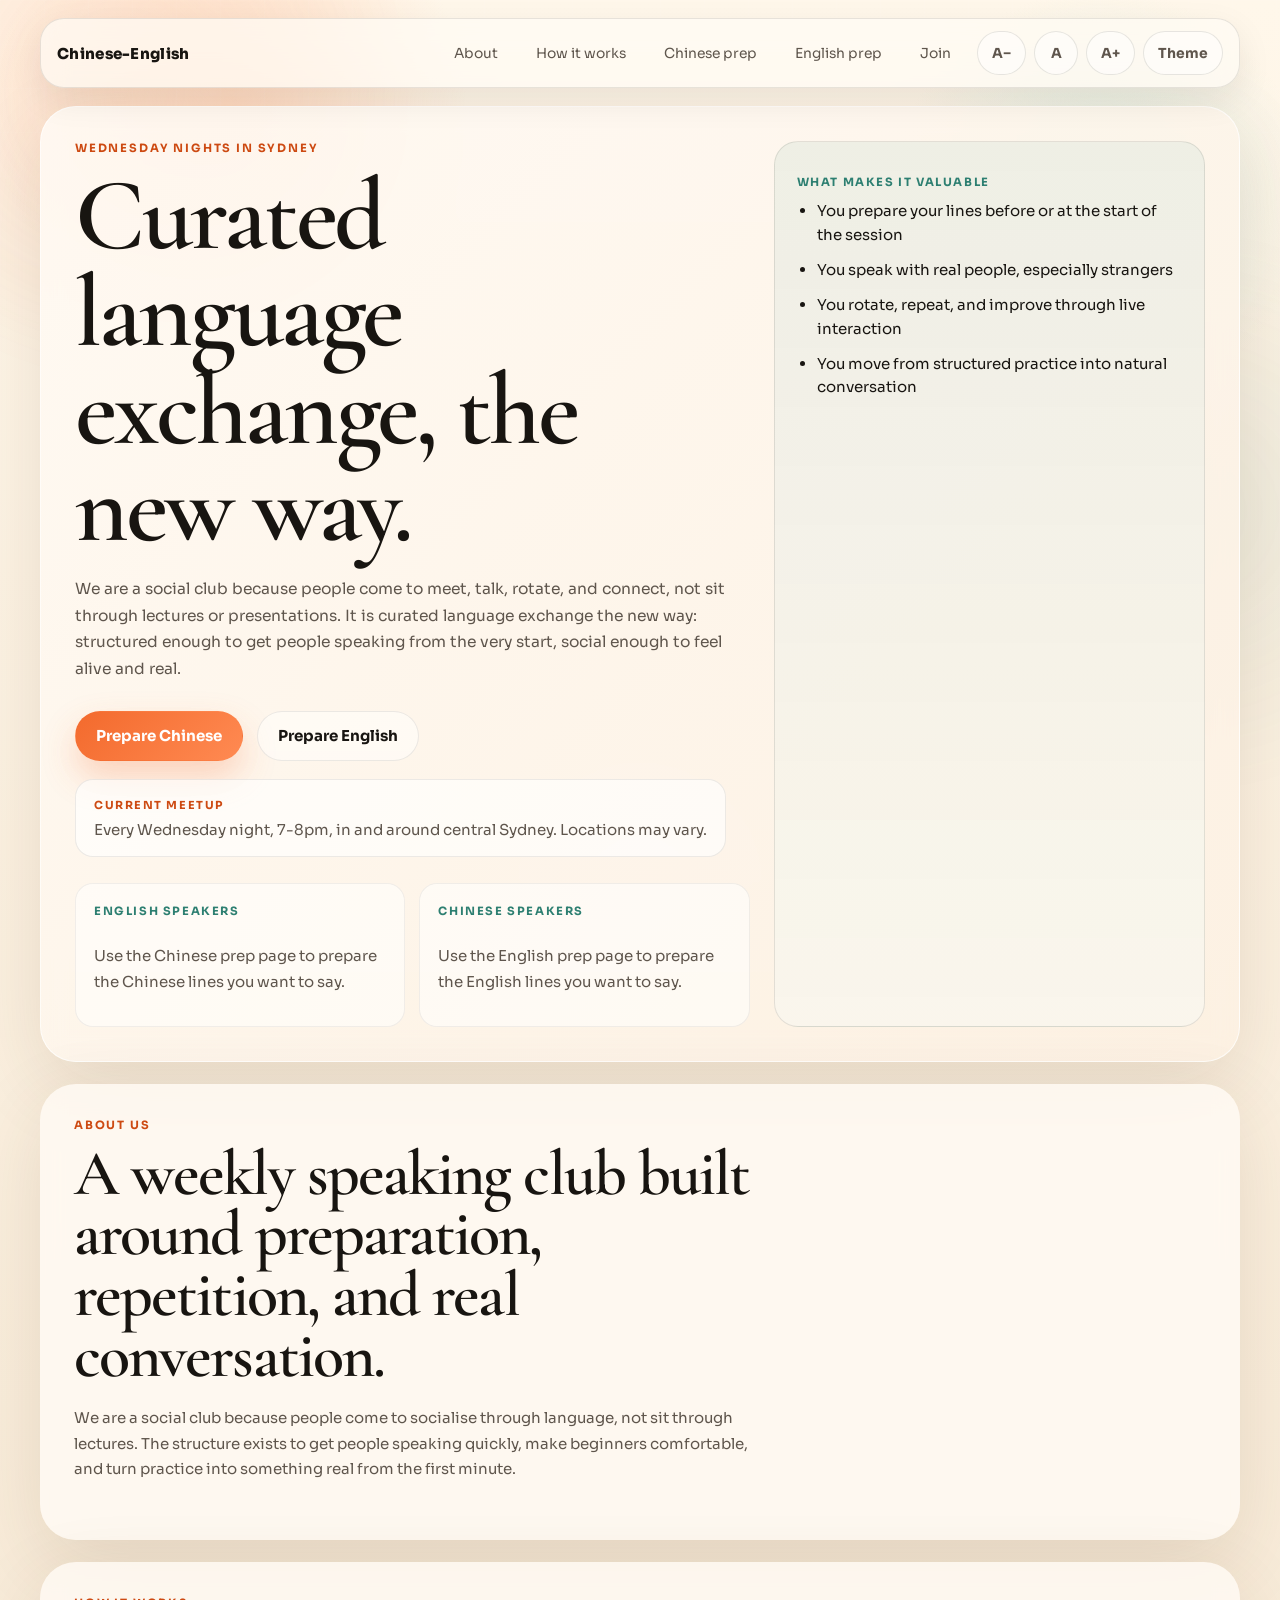
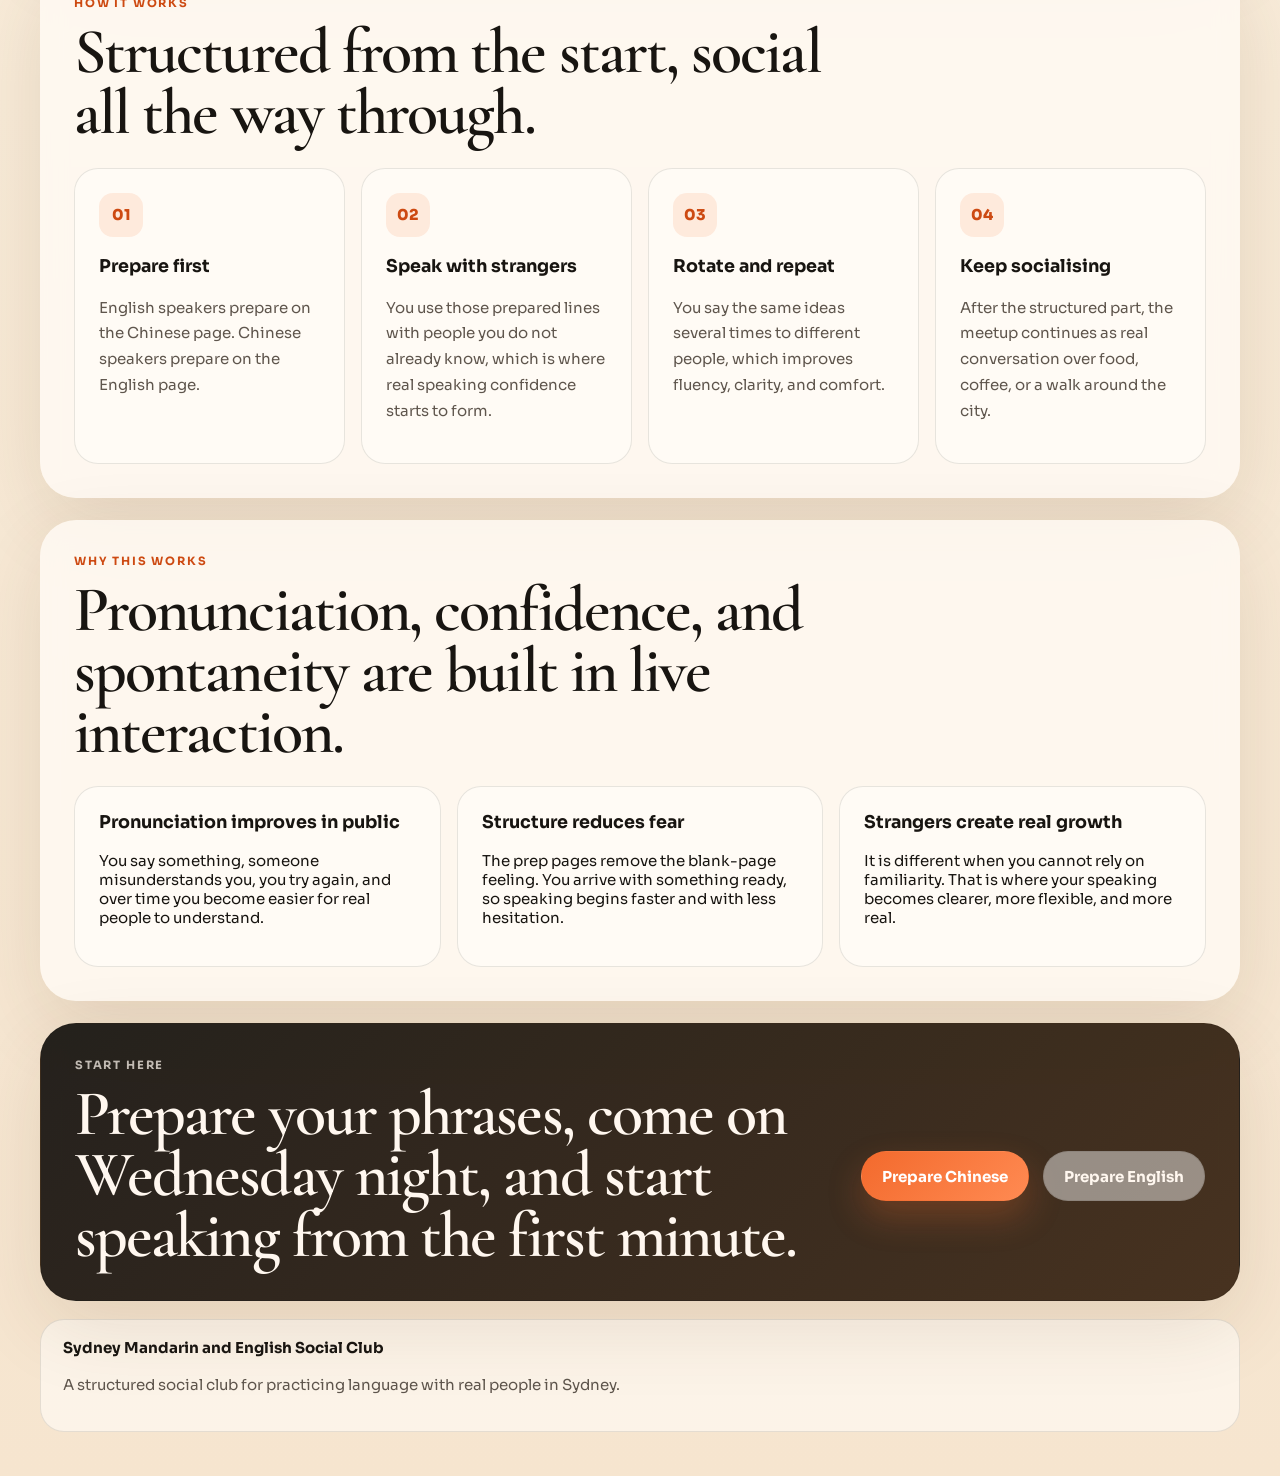
<file: index.html>
<!doctype html>
<html lang="en">
  <head>
    <meta charset="utf-8" />
    <meta name="viewport" content="width=device-width, initial-scale=1, maximum-scale=1, user-scalable=no" />
    <title>Sydney Mandarin and English Social Club</title>
    <meta
      name="description"
      content="A structured Sydney language exchange social club where people prepare, speak with strangers, rotate, and turn language learning into real social practice."
    />
    <meta name="theme-color" content="#f36a2d" id="themeColorMeta" />
    <meta property="og:title" content="Sydney Mandarin and English Social Club" />
    <meta
      property="og:description"
      content="A social club for people who want to practise Mandarin and English with real people in a structured but relaxed setting."
    />
    <meta property="og:type" content="website" />
    <link rel="icon" href="assets/favicon.svg" type="image/svg+xml" />
    <link rel="preconnect" href="https://fonts.googleapis.com" />
    <link rel="preconnect" href="https://fonts.gstatic.com" crossorigin />
    <link
      href="https://fonts.googleapis.com/css2?family=Cormorant+Garamond:wght@500;600;700&amp;family=Sora:wght@400;500;600;700;800&amp;display=swap"
      rel="stylesheet"
    />
    <script>
      (() => {
        const savedTheme = localStorage.getItem("mesc-theme");
        const savedFontScale = Number(localStorage.getItem("mesc-font-scale"));
        const systemDark = window.matchMedia("(prefers-color-scheme: dark)").matches;
        const theme = savedTheme === "light" || savedTheme === "dark" ? savedTheme : systemDark ? "dark" : "light";
        document.documentElement.dataset.theme = theme;
        document.documentElement.style.colorScheme = theme;
        document.documentElement.style.setProperty("--font-scale", String(Number.isFinite(savedFontScale) ? savedFontScale : 1));
      })();
    </script>
    <link rel="stylesheet" href="styles.css" />
  </head>
  <body>
    <div class="background-orb orb-one"></div>
    <div class="background-orb orb-two"></div>
    <div class="background-mesh"></div>

    <div class="site-wrap">
      <header class="site-header">
        <a class="brand" href="#top" aria-label="Sydney Mandarin and English Social Club home">
          <span class="brand-title">Chinese-English</span>
        </a>

        <button class="nav-toggle" type="button" data-nav-toggle aria-expanded="false" aria-controls="siteHeaderPanel" aria-label="Open menu">
          <span></span>
          <span></span>
          <span></span>
        </button>

        <div class="site-header-actions" id="siteHeaderPanel" data-nav-panel>
          <nav class="site-nav" aria-label="Primary">
            <a href="#about">About</a>
            <a href="#how">How it works</a>
            <a href="chinese.html">Chinese prep</a>
            <a href="english.html">English prep</a>
            <a href="#join">Join</a>
          </nav>
          <div class="site-preferences" aria-label="Display settings">
            <button class="preference-button" type="button" data-font-size="decrease" aria-label="Decrease font size">A−</button>
            <button class="preference-button" type="button" data-font-size="reset" aria-label="Reset font size">A</button>
            <button class="preference-button" type="button" data-font-size="increase" aria-label="Increase font size">A+</button>
            <button class="theme-toggle preference-button" type="button" data-theme-toggle aria-label="Toggle colour theme">Theme</button>
          </div>
        </div>
      </header>

      <main id="top">
        <section class="hero reveal">
          <div class="hero-copy">
            <p class="eyebrow">Wednesday nights in Sydney</p>
            <h1>Curated language exchange, the new way.</h1>
            <p class="hero-text">
              We are a social club because people come to meet, talk, rotate, and connect, not sit through lectures or presentations. It is curated language exchange the new way: structured enough to get people speaking from the very start, social enough to feel alive and real.
            </p>

            <div class="hero-actions">
              <a class="button button-primary" href="chinese.html">Prepare Chinese</a>
              <a class="button button-secondary" href="english.html">Prepare English</a>
            </div>

            <div class="meetup-note">
              <span class="meetup-label">Current meetup</span>
              <p>Every Wednesday night, 7-8pm, in and around central Sydney. Locations may vary.</p>
            </div>

            <div class="hero-band">
              <div>
                <span class="band-kicker">English speakers</span>
                <p>Use the Chinese prep page to prepare the Chinese lines you want to say.</p>
              </div>
              <div>
                <span class="band-kicker">Chinese speakers</span>
                <p>Use the English prep page to prepare the English lines you want to say.</p>
              </div>
            </div>
          </div>

          <aside class="hero-panel">
            <div class="panel-card panel-card-primary">
              <p class="panel-label">What makes it valuable</p>
              <ul class="panel-list">
                <li>You prepare your lines before or at the start of the session</li>
                <li>You speak with real people, especially strangers</li>
                <li>You rotate, repeat, and improve through live interaction</li>
                <li>You move from structured practice into natural conversation</li>
              </ul>
            </div>
          </aside>
        </section>

        <section class="section reveal" id="about">
          <div class="section-heading narrow">
            <p class="eyebrow">About us</p>
            <h2>A weekly speaking club built around preparation, repetition, and real conversation.</h2>
            <p class="section-lead">
              We are a social club because people come to socialise through language, not sit through lectures. The structure exists to get people speaking quickly, make beginners comfortable, and turn practice into something real from the first minute.
            </p>
          </div>
        </section>

        <section class="section reveal" id="how">
          <div class="section-heading">
            <p class="eyebrow">How it works</p>
            <h2>Structured from the start, social all the way through.</h2>
          </div>

          <div class="timeline">
            <article class="timeline-step">
              <span class="step-number">01</span>
              <h3>Prepare first</h3>
              <p>English speakers prepare on the Chinese page. Chinese speakers prepare on the English page.</p>
            </article>
            <article class="timeline-step">
              <span class="step-number">02</span>
              <h3>Speak with strangers</h3>
              <p>You use those prepared lines with people you do not already know, which is where real speaking confidence starts to form.</p>
            </article>
            <article class="timeline-step">
              <span class="step-number">03</span>
              <h3>Rotate and repeat</h3>
              <p>You say the same ideas several times to different people, which improves fluency, clarity, and comfort.</p>
            </article>
            <article class="timeline-step">
              <span class="step-number">04</span>
              <h3>Keep socialising</h3>
              <p>After the structured part, the meetup continues as real conversation over food, coffee, or a walk around the city.</p>
            </article>
          </div>
        </section>

        <section class="section story-section reveal">
          <div class="section-heading">
            <p class="eyebrow">Why this works</p>
            <h2>Pronunciation, confidence, and spontaneity are built in live interaction.</h2>
          </div>

          <div class="story-grid">
            <article class="story-card">
              <h3>Pronunciation improves in public</h3>
              <p>
                You say something, someone misunderstands you, you try again, and over time you become easier for real people to understand.
              </p>
            </article>
            <article class="story-card">
              <h3>Structure reduces fear</h3>
              <p>
                The prep pages remove the blank-page feeling. You arrive with something ready, so speaking begins faster and with less hesitation.
              </p>
            </article>
            <article class="story-card">
              <h3>Strangers create real growth</h3>
              <p>
                It is different when you cannot rely on familiarity. That is where your speaking becomes clearer, more flexible, and more real.
              </p>
            </article>
          </div>
        </section>

        <section class="cta reveal" id="join">
          <div class="cta-copy">
            <p class="eyebrow">Start here</p>
            <h2>Prepare your phrases, come on Wednesday night, and start speaking from the first minute.</h2>
          </div>

          <div class="cta-actions">
            <a class="button button-primary" href="chinese.html">Prepare Chinese</a>
            <a class="button button-secondary" href="english.html">Prepare English</a>
          </div>
        </section>
      </main>

      <footer class="site-footer">
        <div>
          <strong>Sydney Mandarin and English Social Club</strong>
          <p>A structured social club for practicing language with real people in Sydney.</p>
        </div>
      </footer>
    </div>
    <script src="theme.js"></script>
  </body>
</html>
</file>
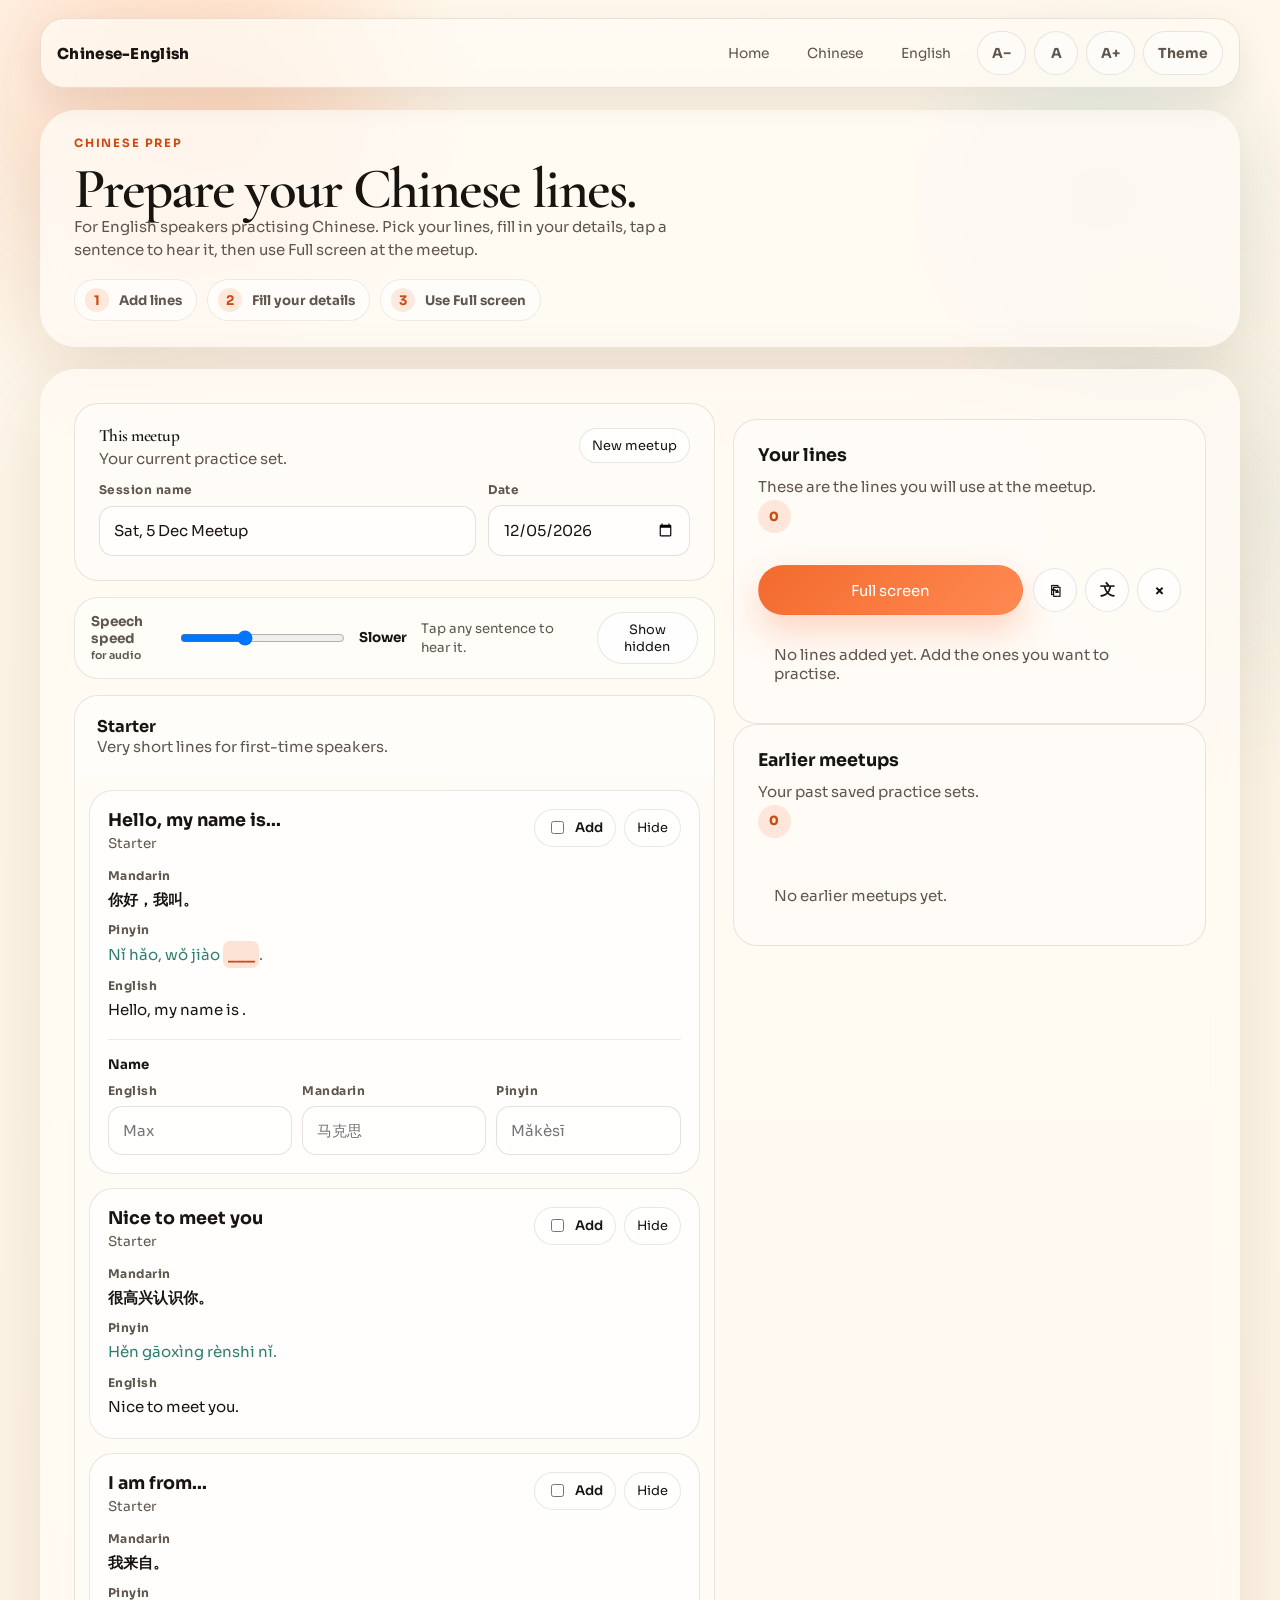
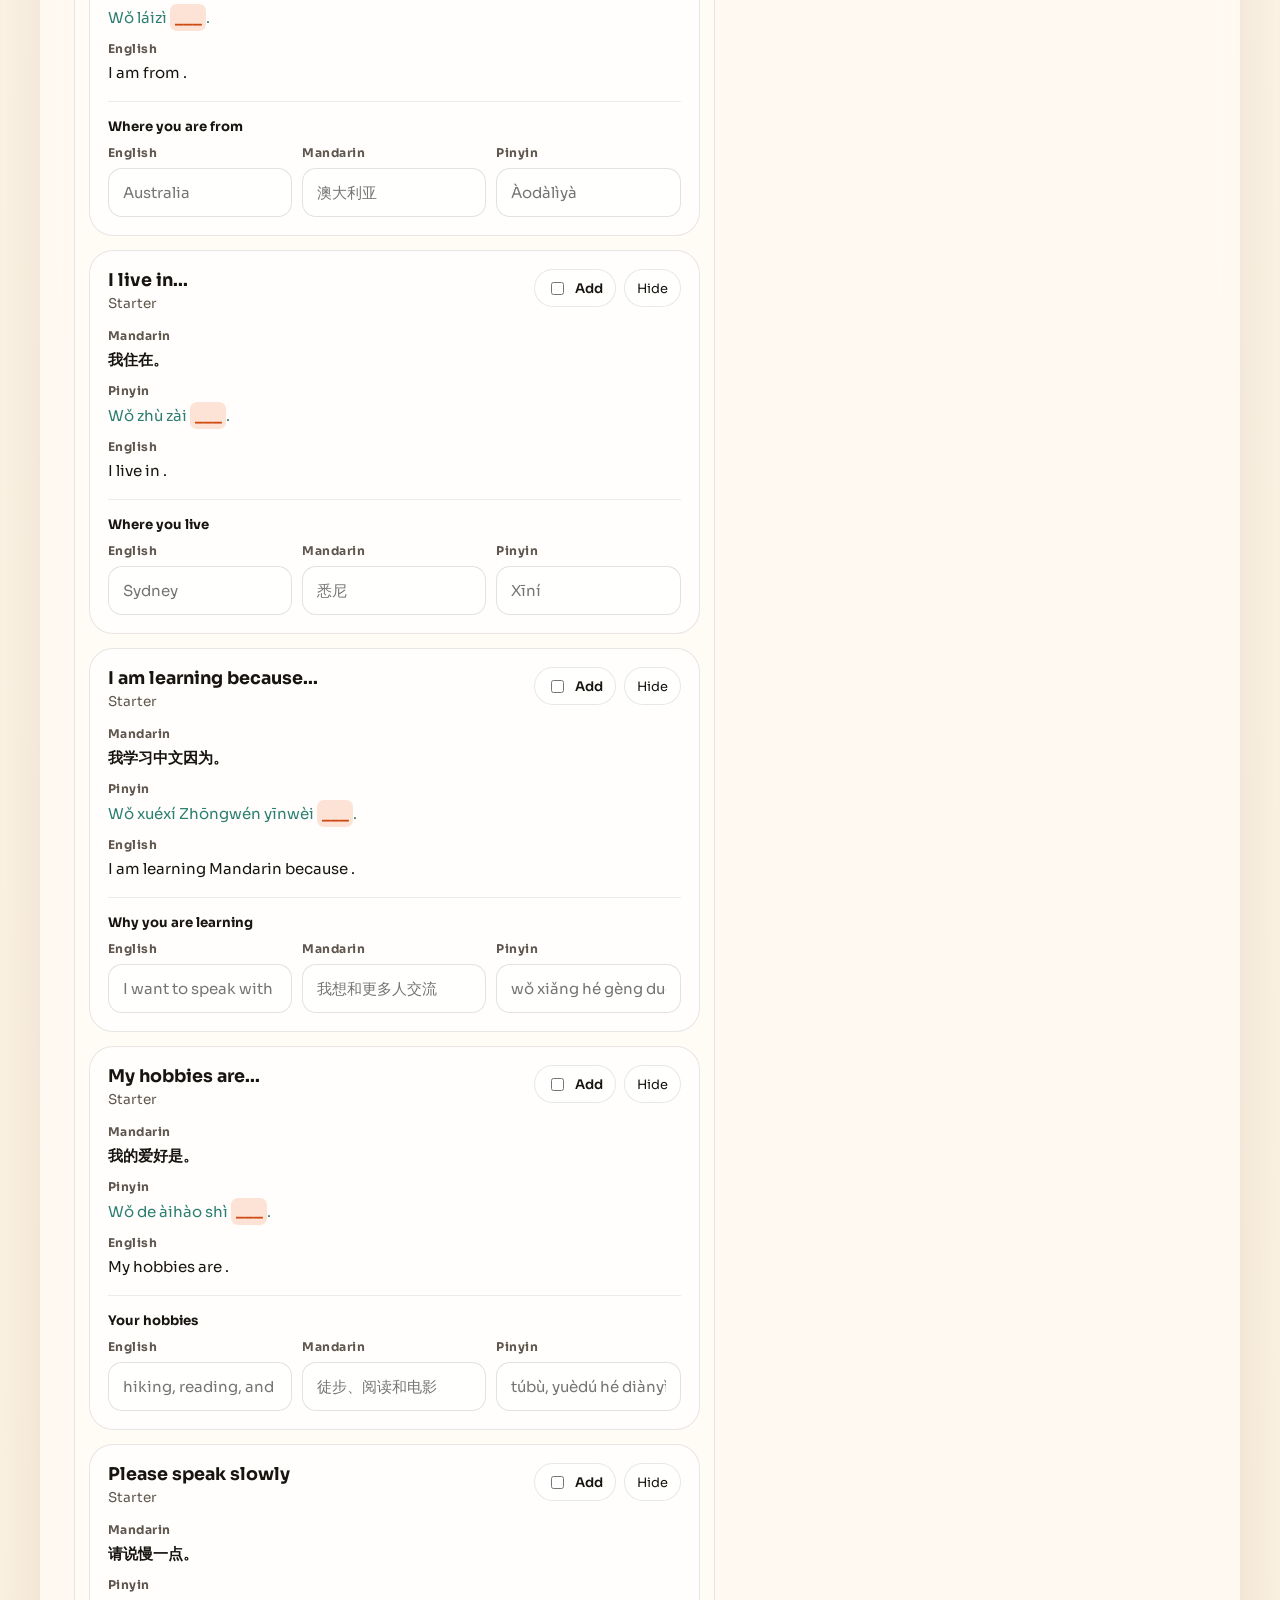
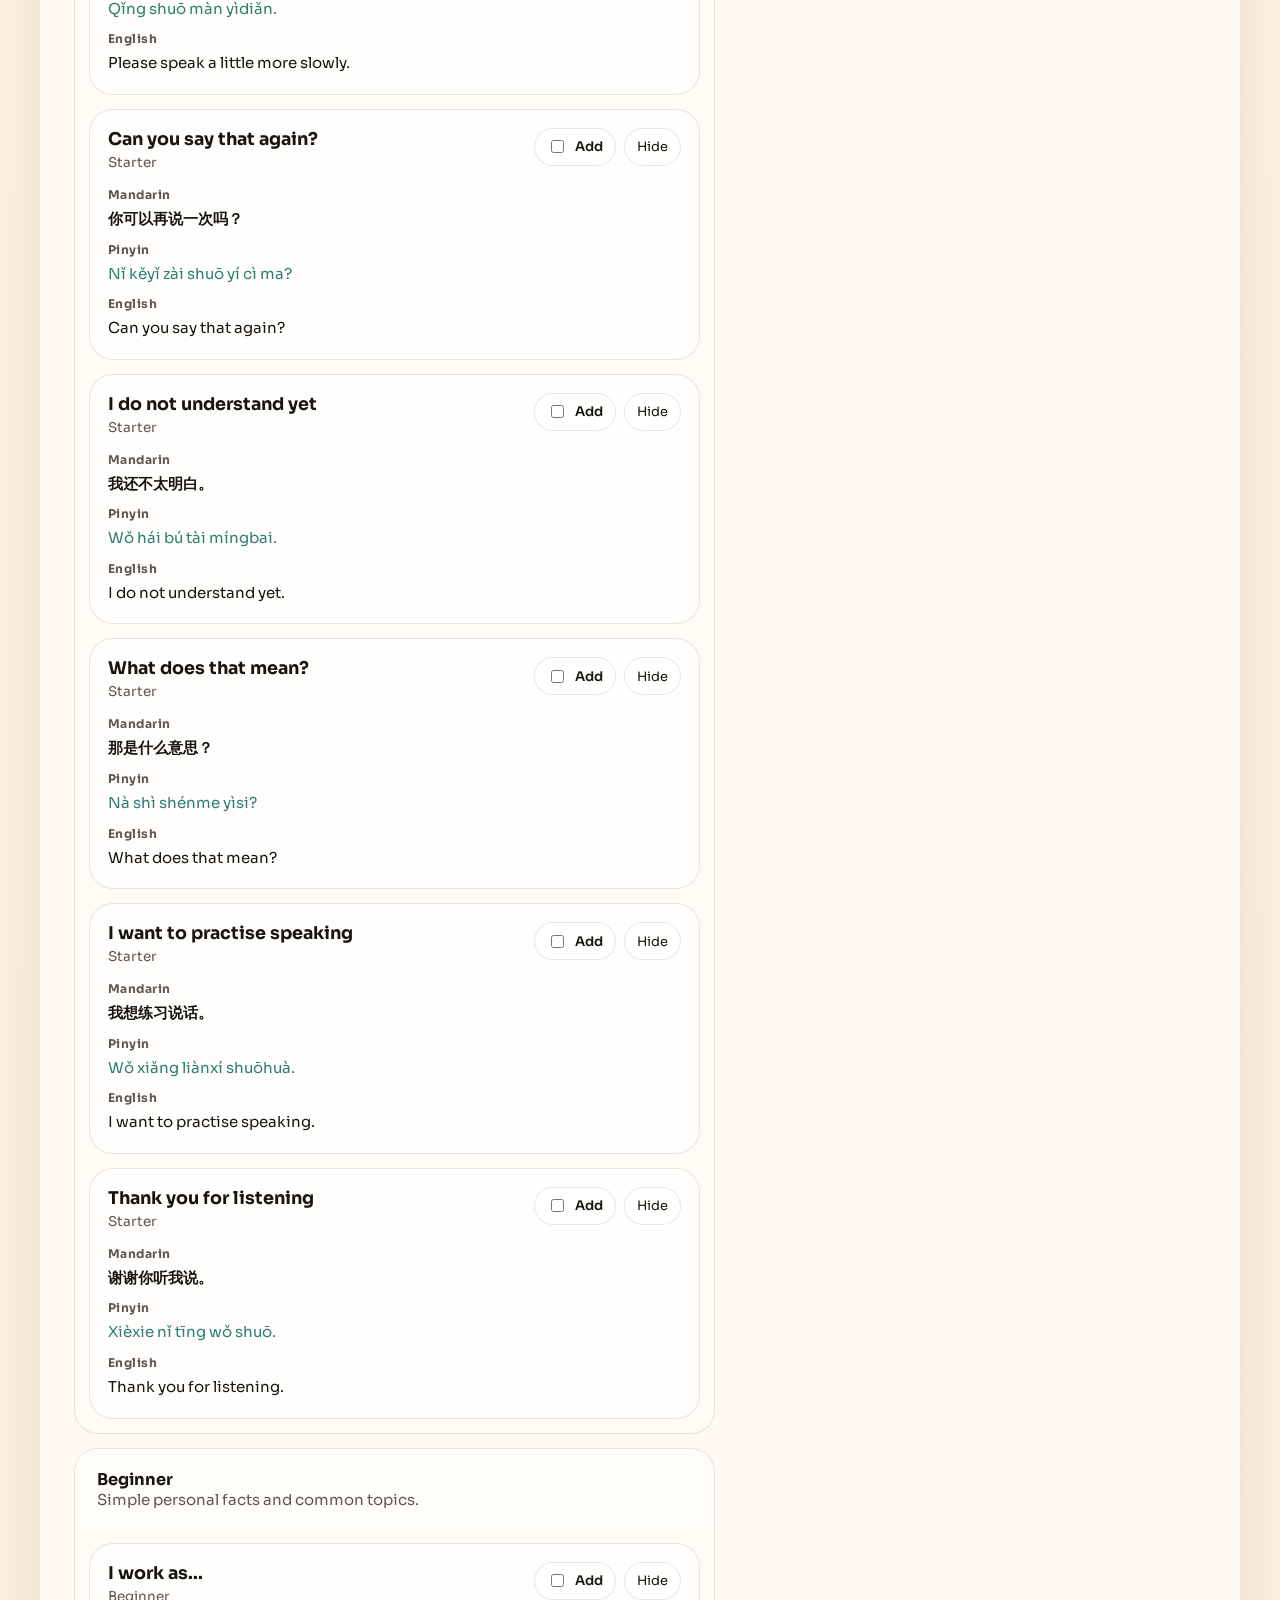
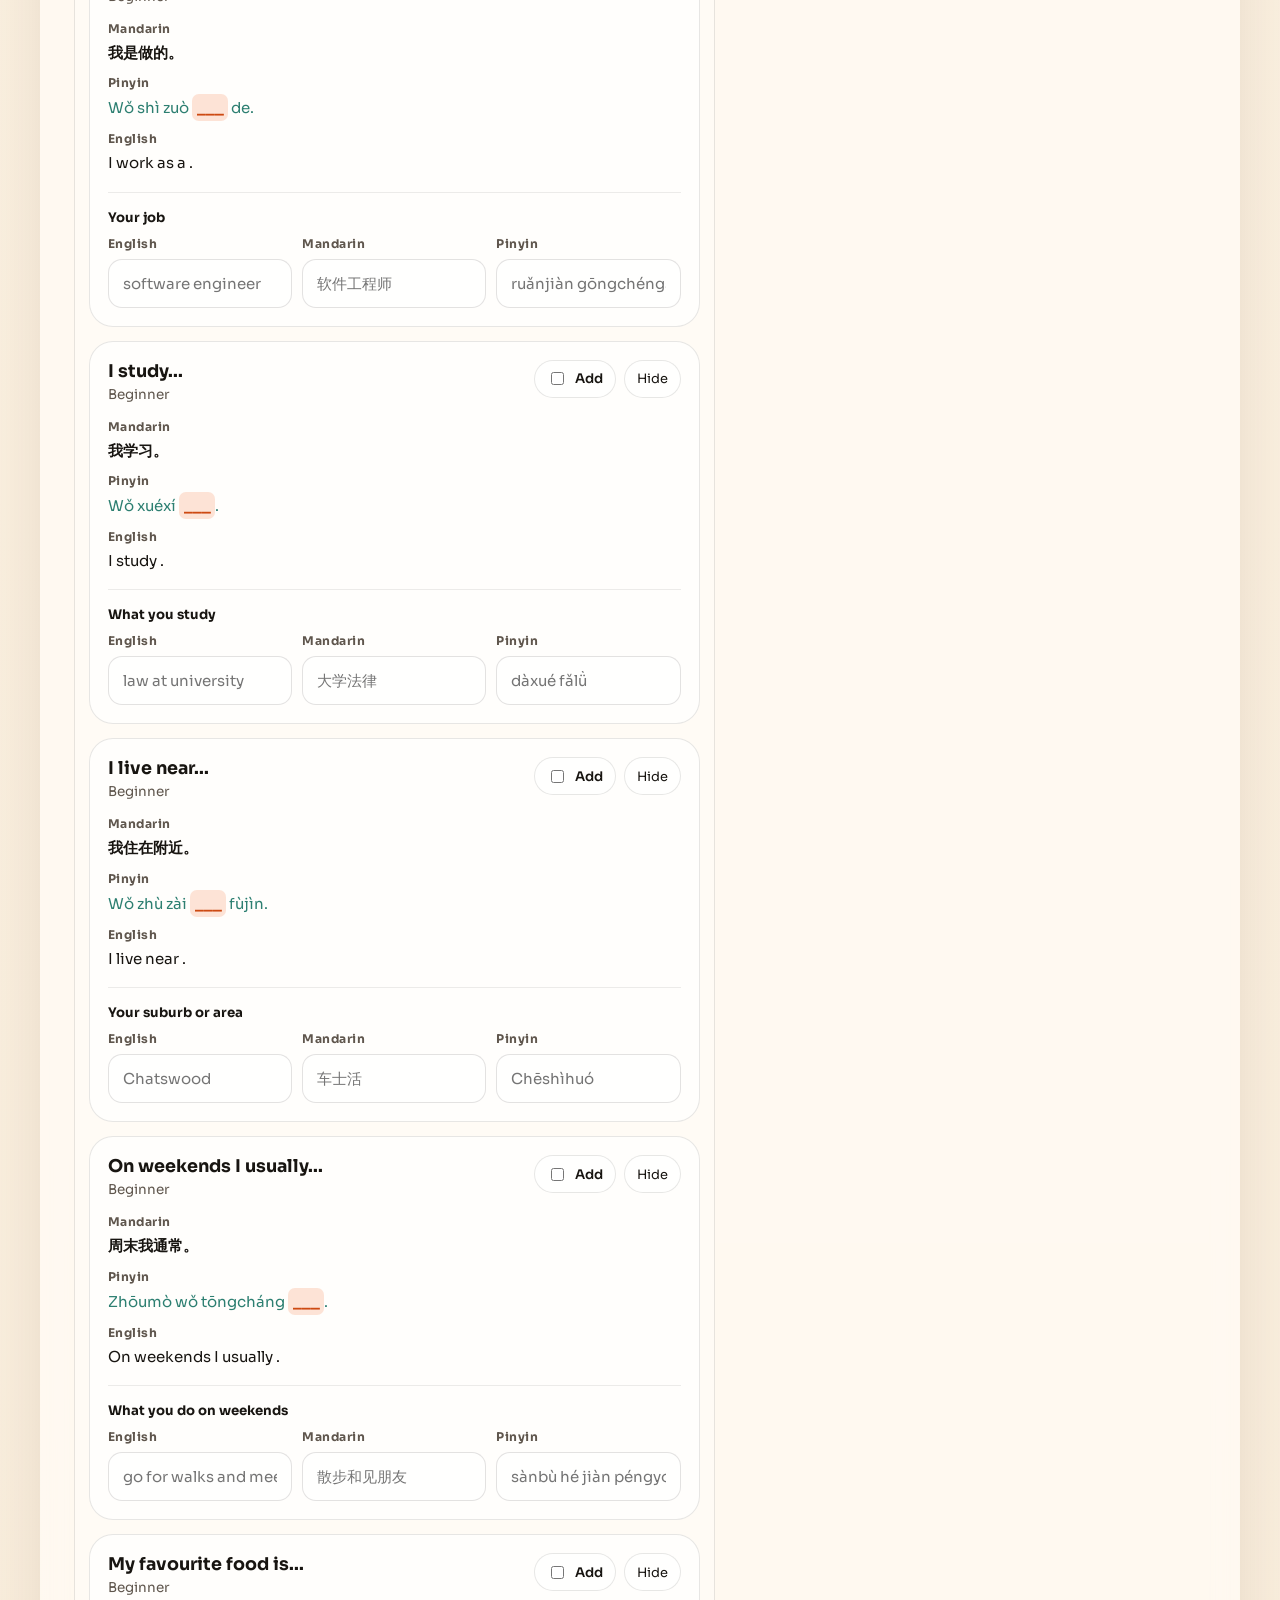
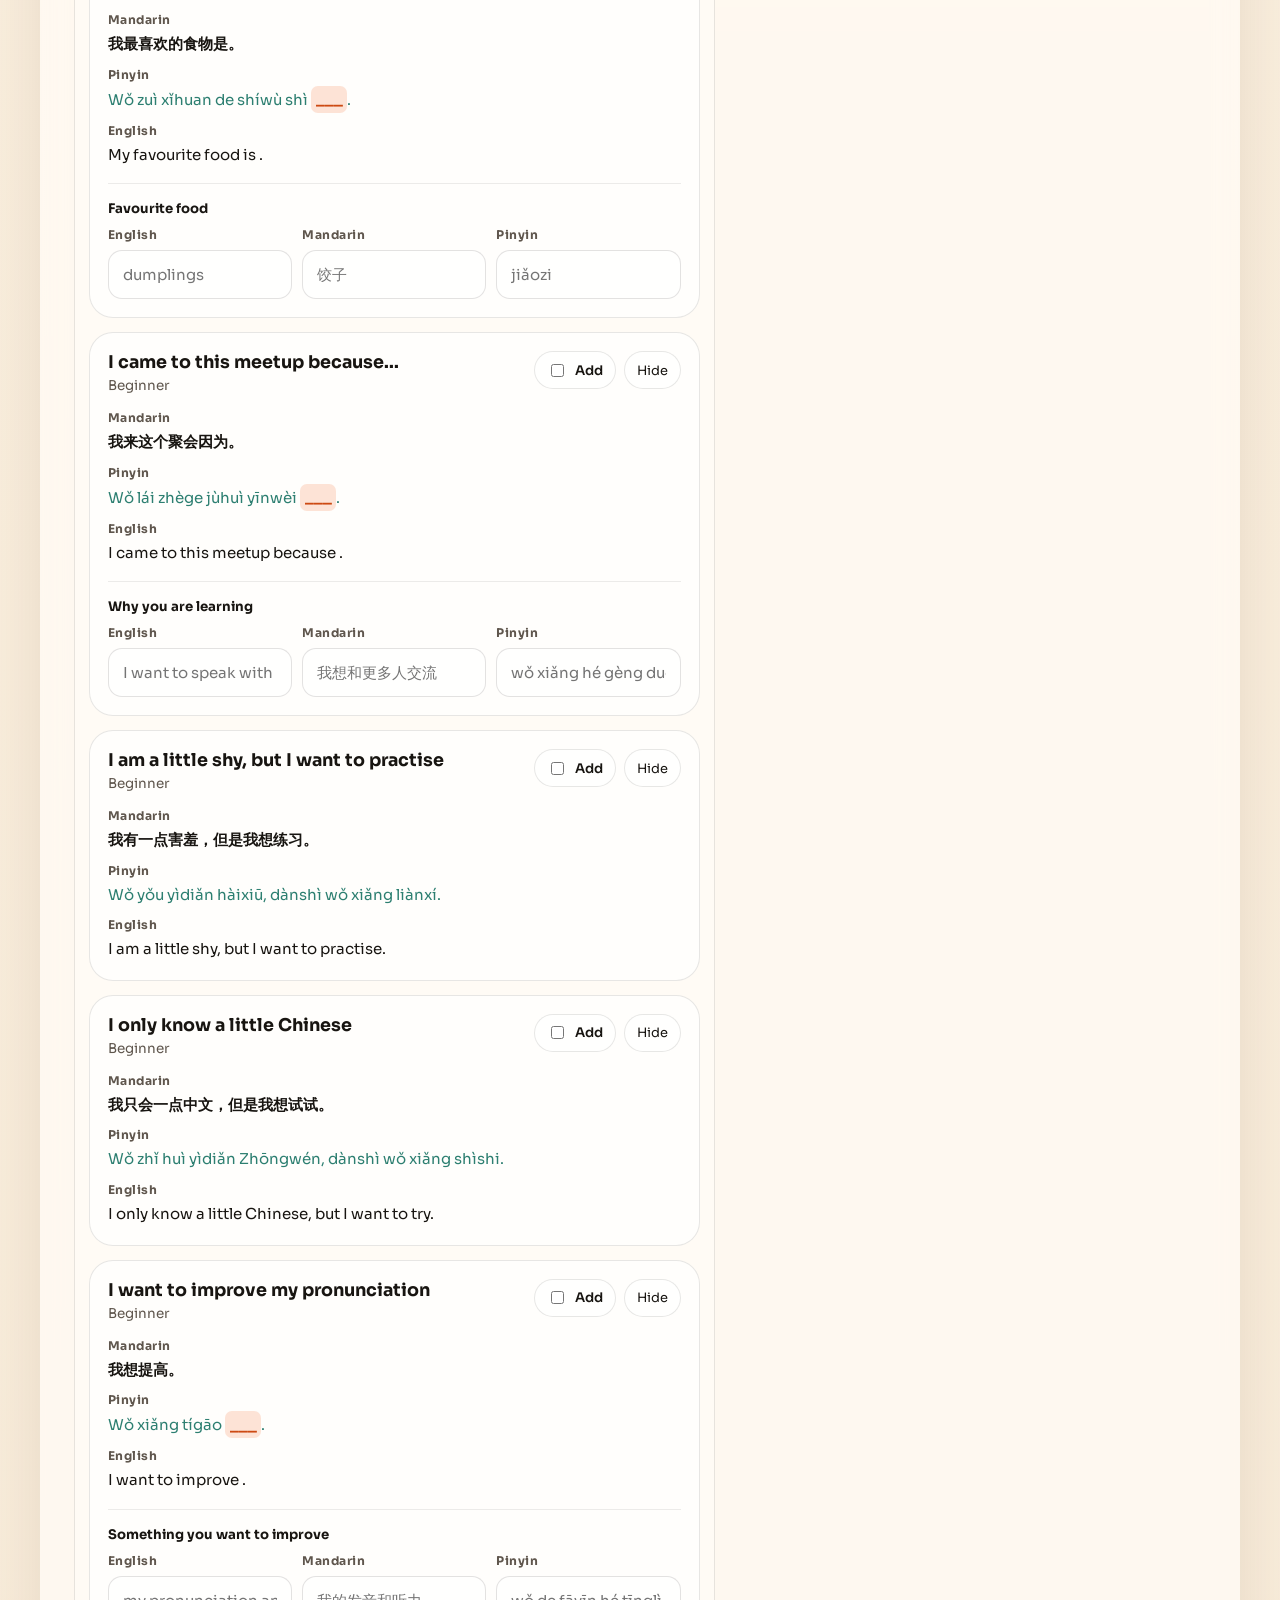
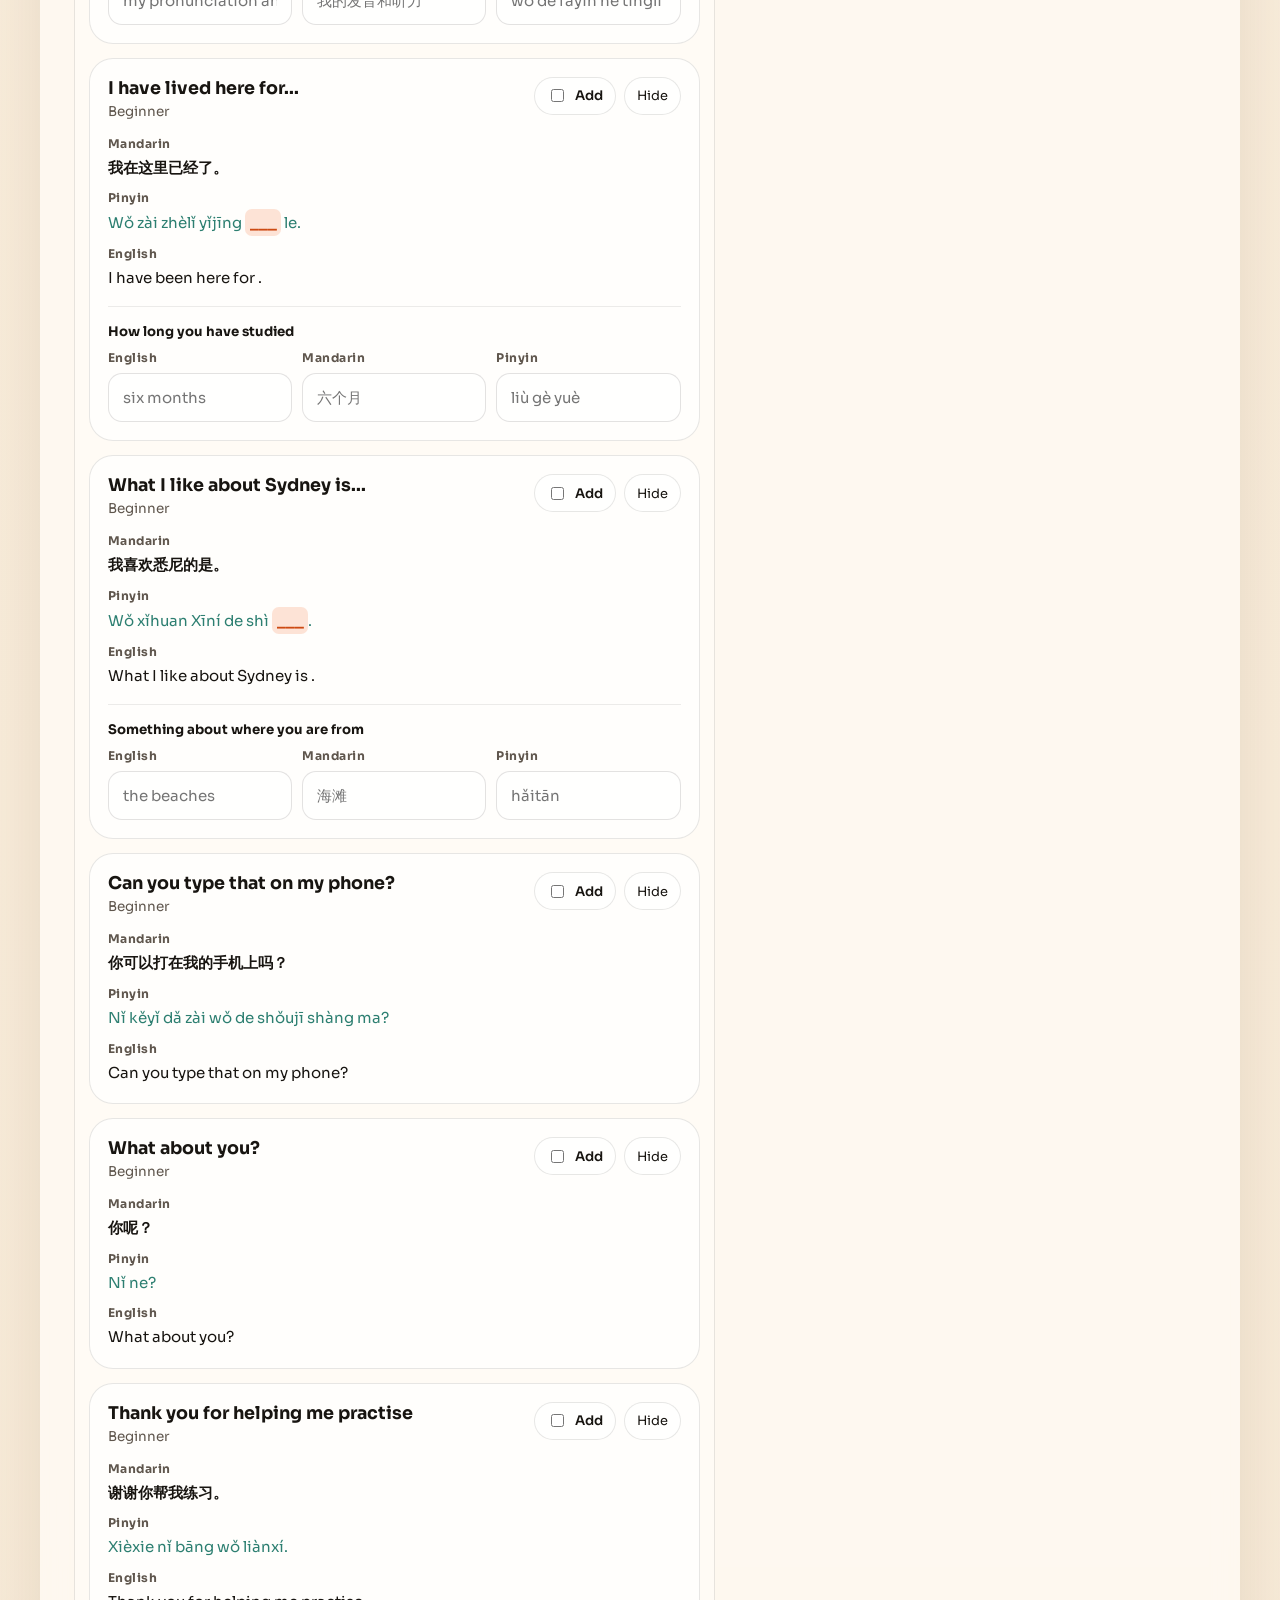
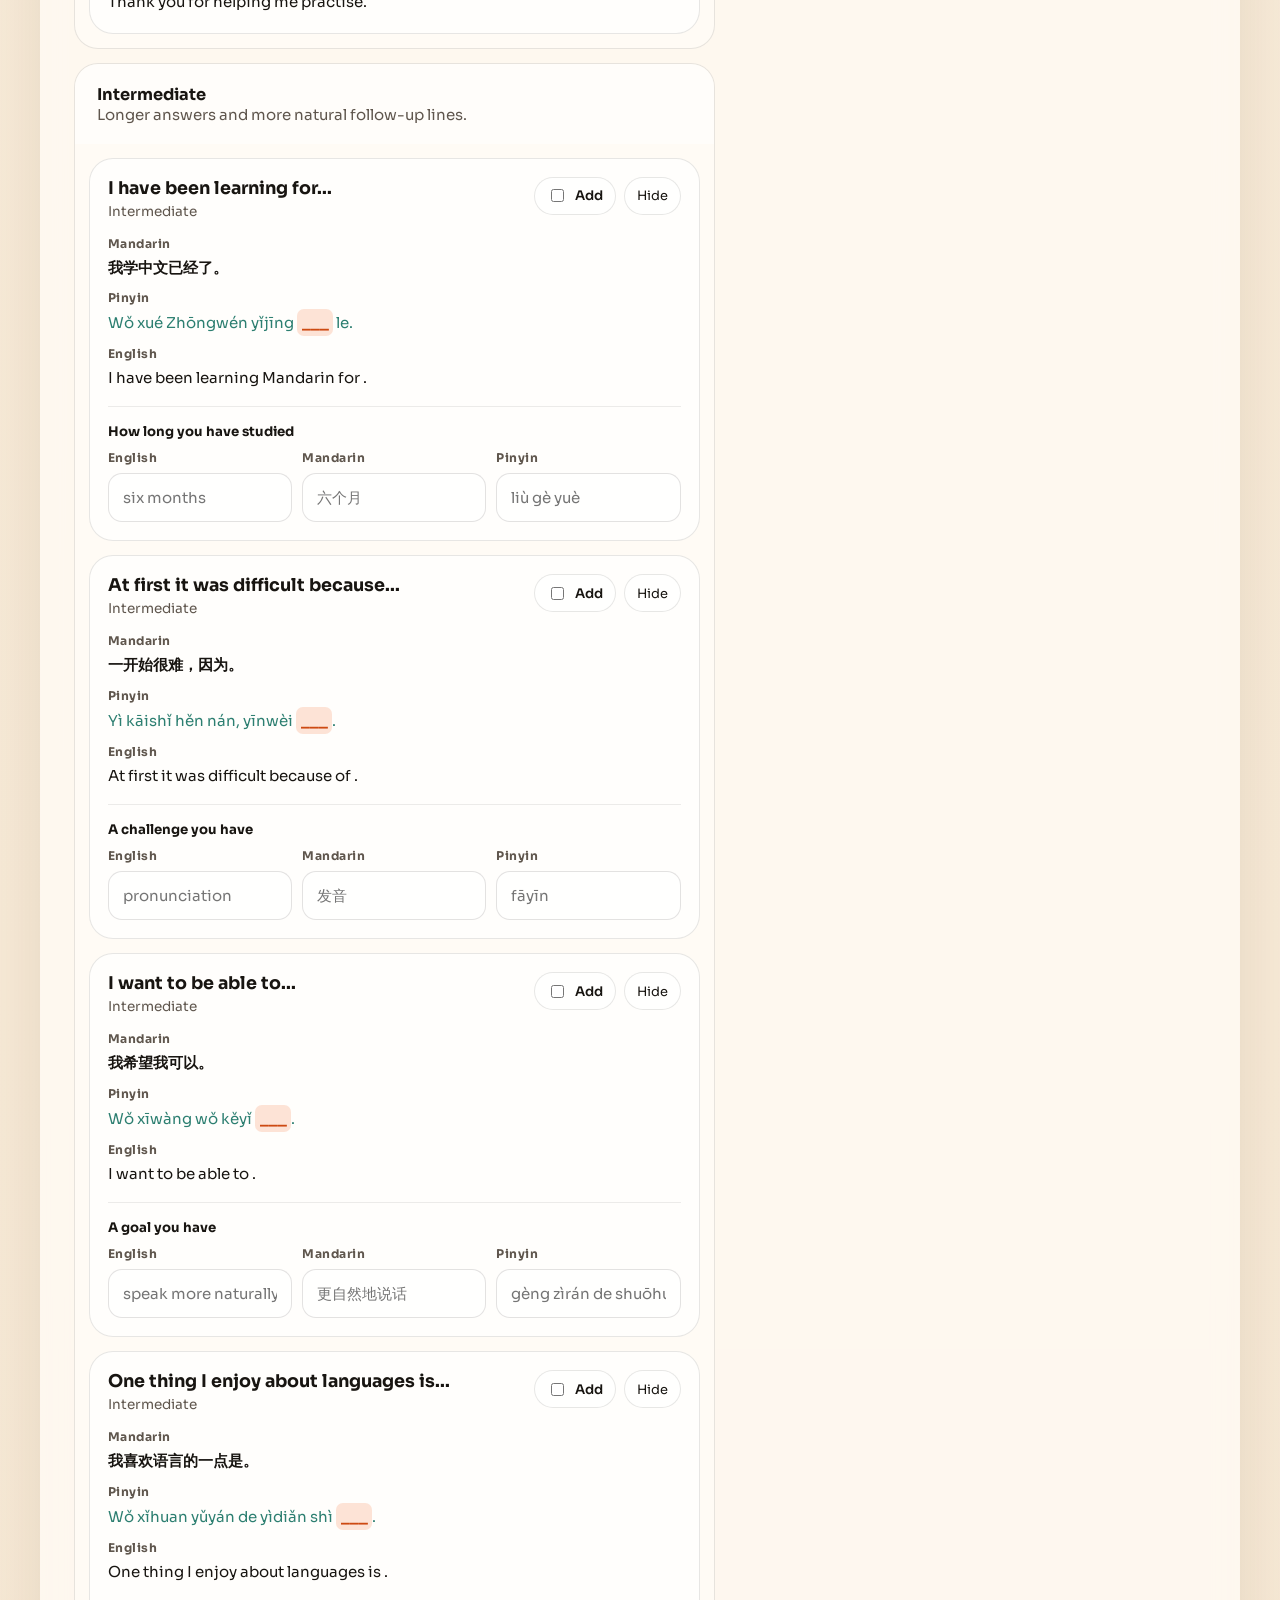
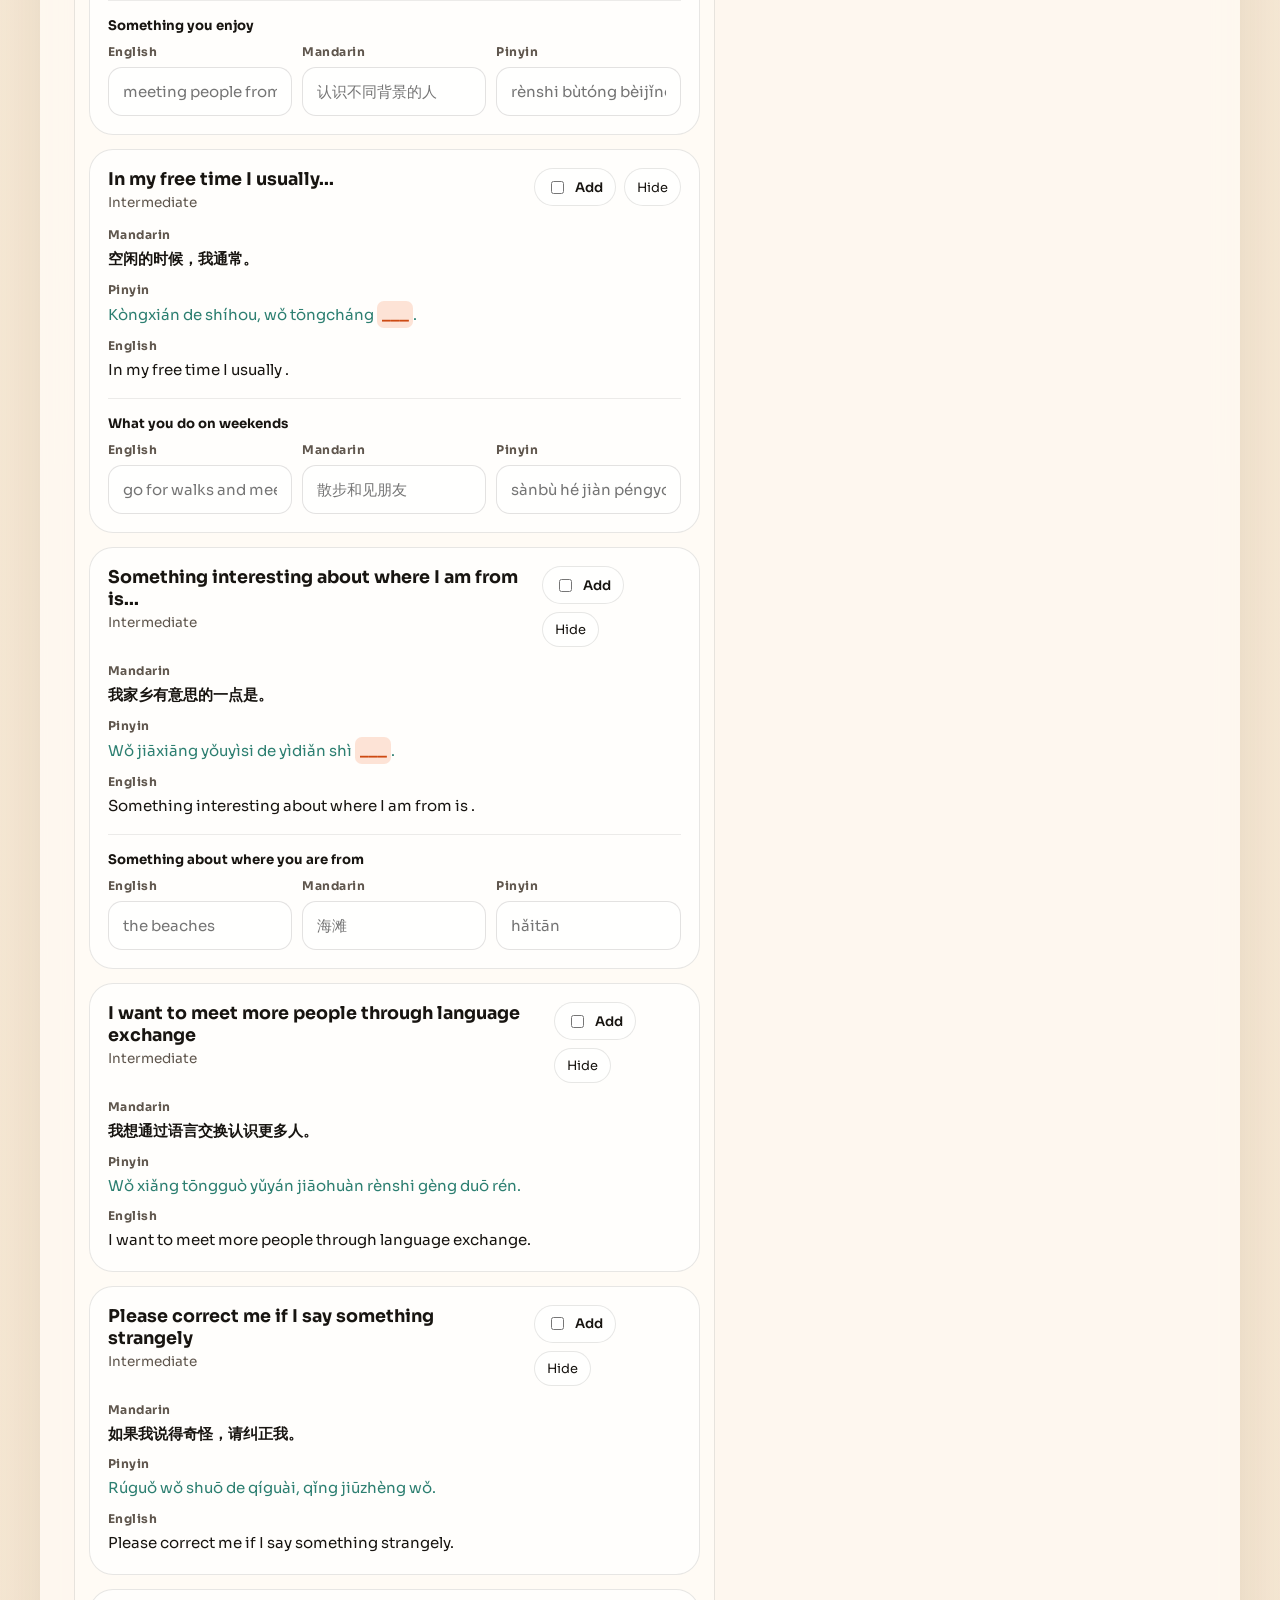
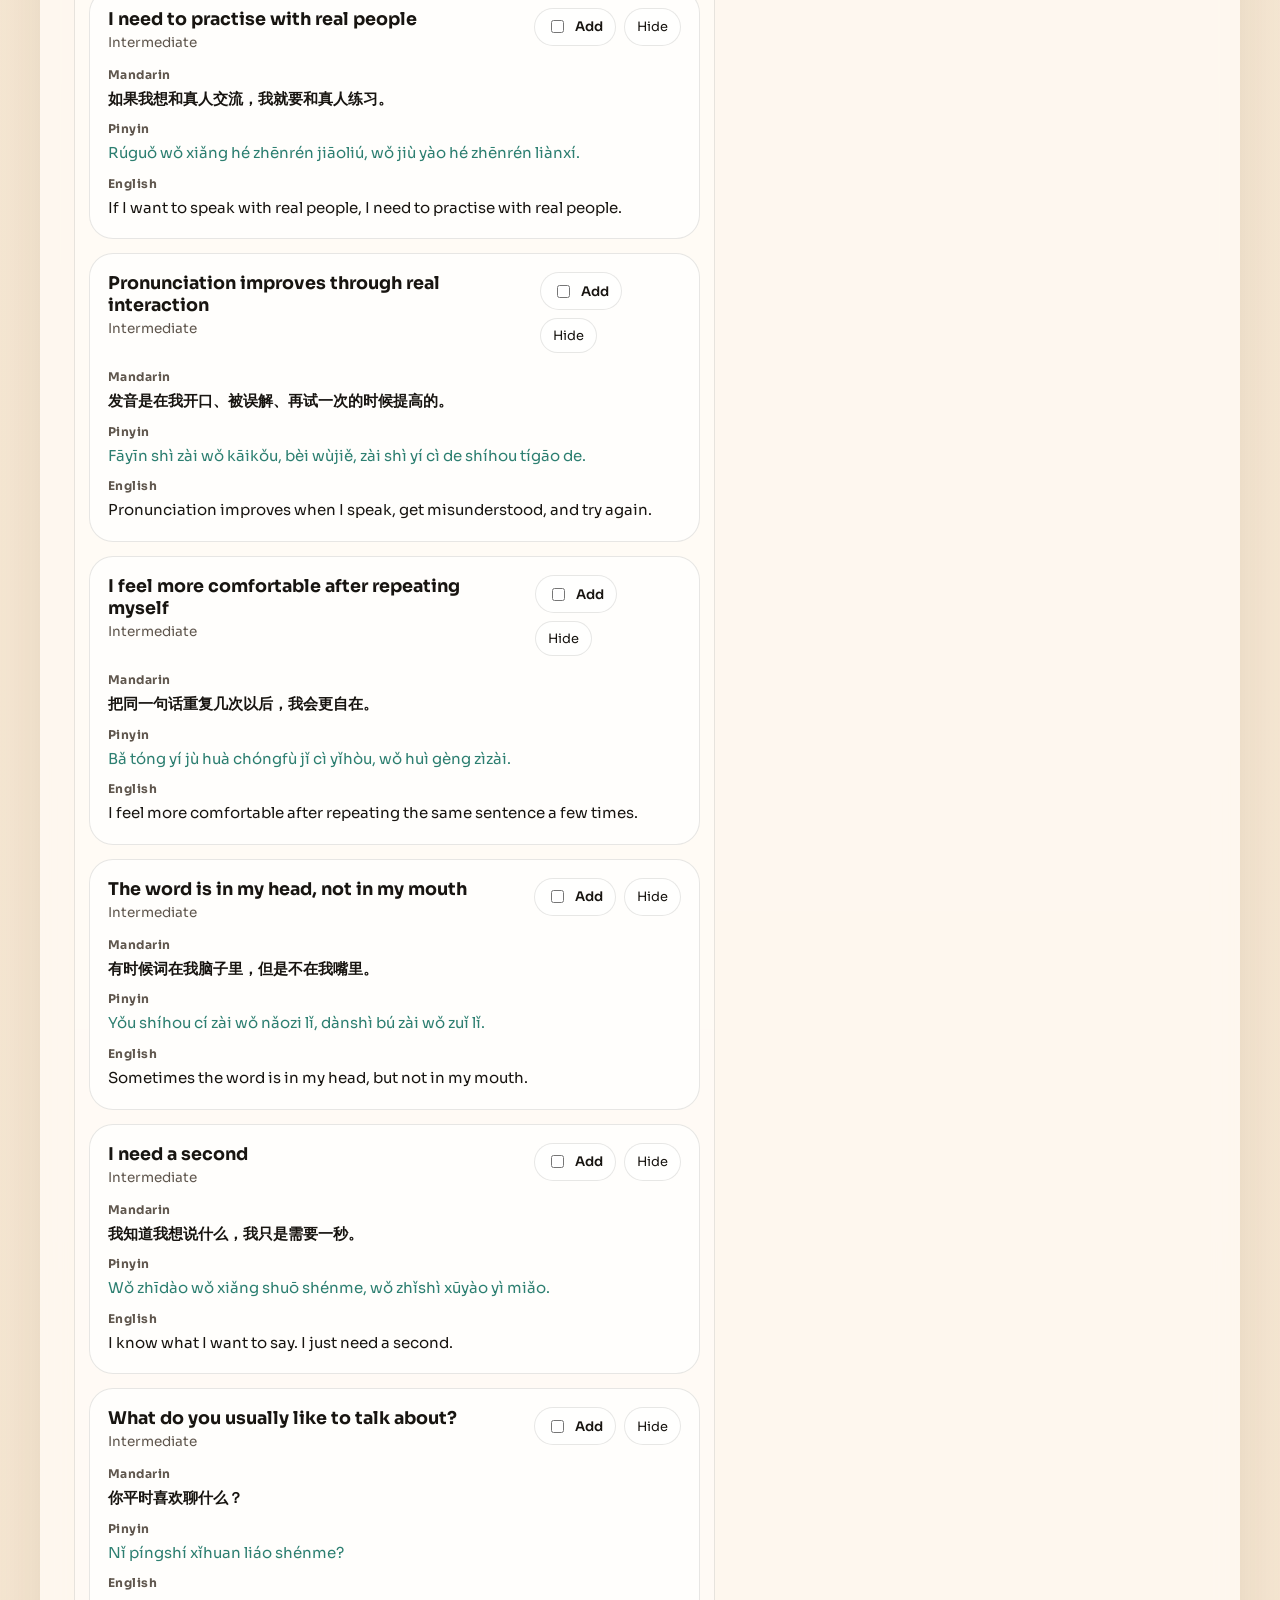
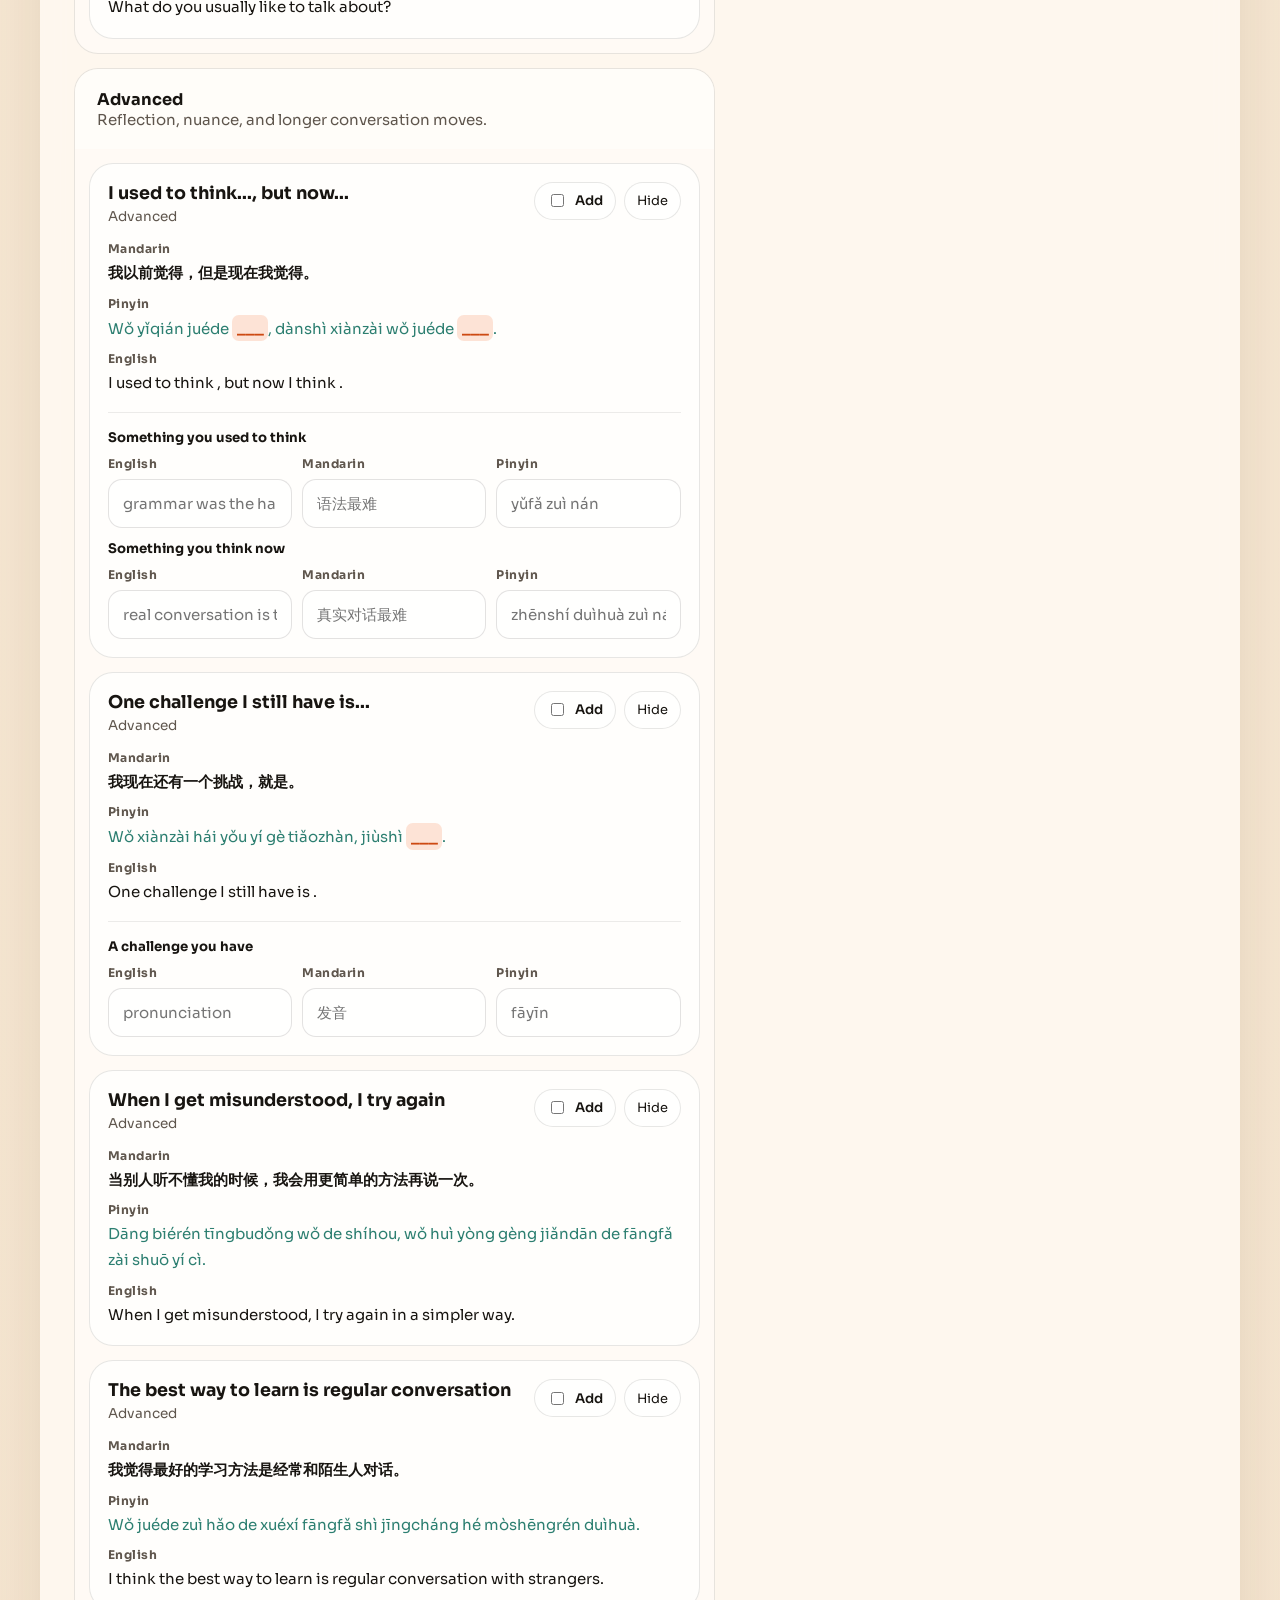
<file: chinese.html>
<!doctype html>
<html lang="en">
  <head>
    <meta charset="utf-8" />
    <meta name="viewport" content="width=device-width, initial-scale=1, maximum-scale=1, user-scalable=no" />
    <title>Chinese Prep | Sydney Mandarin and English Social Club</title>
    <meta
      name="description"
      content="Prepare your Chinese practice lines before the meetup. Choose your level, select sentences, fill in your details, and save your stack locally."
    />
    <meta name="theme-color" content="#f36a2d" id="themeColorMeta" />
    <link rel="icon" href="assets/favicon.svg" type="image/svg+xml" />
    <link rel="preconnect" href="https://fonts.googleapis.com" />
    <link rel="preconnect" href="https://fonts.gstatic.com" crossorigin />
    <link
      href="https://fonts.googleapis.com/css2?family=Cormorant+Garamond:wght@500;600;700&amp;family=Sora:wght@400;500;600;700;800&amp;display=swap"
      rel="stylesheet"
    />
    <script>
      (() => {
        const savedTheme = localStorage.getItem("mesc-theme");
        const savedFontScale = Number(localStorage.getItem("mesc-font-scale"));
        const systemDark = window.matchMedia("(prefers-color-scheme: dark)").matches;
        const theme = savedTheme === "light" || savedTheme === "dark" ? savedTheme : systemDark ? "dark" : "light";
        document.documentElement.dataset.theme = theme;
        document.documentElement.style.colorScheme = theme;
        document.documentElement.style.setProperty("--font-scale", String(Number.isFinite(savedFontScale) ? savedFontScale : 1));
      })();
    </script>
    <link rel="stylesheet" href="styles.css" />
  </head>
  <body data-prep-mode="mandarin">
    <div class="background-orb orb-one"></div>
    <div class="background-orb orb-two"></div>
    <div class="background-mesh"></div>

    <div class="site-wrap">
      <header class="site-header">
        <a class="brand" href="index.html" aria-label="Return to homepage">
          <span class="brand-title">Chinese-English</span>
        </a>

        <button class="nav-toggle" type="button" data-nav-toggle aria-expanded="false" aria-controls="siteHeaderPanel" aria-label="Open menu">
          <span></span>
          <span></span>
          <span></span>
        </button>

        <div class="site-header-actions" id="siteHeaderPanel" data-nav-panel>
          <nav class="site-nav" aria-label="Primary">
            <a href="index.html">Home</a>
            <a href="chinese.html">Chinese</a>
            <a href="english.html">English</a>
          </nav>
          <div class="site-preferences" aria-label="Display settings">
            <button class="preference-button" type="button" data-font-size="decrease" aria-label="Decrease font size">A−</button>
            <button class="preference-button" type="button" data-font-size="reset" aria-label="Reset font size">A</button>
            <button class="preference-button" type="button" data-font-size="increase" aria-label="Increase font size">A+</button>
            <button class="theme-toggle preference-button" type="button" data-theme-toggle aria-label="Toggle colour theme">Theme</button>
          </div>
        </div>
      </header>

      <main>
        <section class="section prep-header reveal">
          <div class="prep-header-bar">
            <div>
              <p class="eyebrow">Chinese prep</p>
              <h1 class="prep-title">Prepare your Chinese lines.</h1>
              <p class="prep-note">For English speakers practising Chinese. Pick your lines, fill in your details, tap a sentence to hear it, then use Full screen at the meetup.</p>
              <div class="prep-quickstart" aria-label="How to use this page">
                <div class="quick-step"><strong>1</strong><span>Add lines</span></div>
                <div class="quick-step"><strong>2</strong><span>Fill your details</span></div>
                <div class="quick-step"><strong>3</strong><span>Use Full screen</span></div>
              </div>
            </div>
          </div>
        </section>

        <section class="section reveal" id="prep-app">
          <div class="prep-layout">
            <section class="prep-main">
              <div class="builder-card prep-session-card">
                <div class="prep-session-head">
                  <div>
                    <h2>This meetup</h2>
                    <p>Your current practice set.</p>
                  </div>
                  <button class="mini-button" id="newSessionButton" type="button">New meetup</button>
                </div>
                <div class="prep-session-fields">
                  <label class="field">
                    <span>Session name</span>
                    <input id="sessionTitleInput" type="text" placeholder="Wed 6 May Meetup" />
                  </label>
                  <label class="field">
                    <span>Date</span>
                    <input id="sessionDateInput" type="date" />
                  </label>
                </div>
              </div>

              <div class="prep-toolbar">
                <label class="speed-control" for="speechRateInput">
                  <span>Speech speed <small>for audio</small></span>
                  <input id="speechRateInput" type="range" min="0.5" max="1.15" step="0.05" value="0.75" />
                  <strong id="speechRateValue">Slower</strong>
                </label>
                <p class="prep-toolbar-note">Tap any sentence to hear it.</p>
                <div class="prep-toolbar-actions">
                  <button class="mini-button" id="restoreHiddenButton" type="button">Show hidden</button>
                </div>
              </div>
              <div id="levelSections"></div>
            </section>

            <aside class="prep-sidebar">
              <div class="builder-card output-card">
                <div class="builder-card-head">
                  <div>
                    <h3>Your lines</h3>
                    <p>These are the lines you will use at the meetup.</p>
                  </div>
                  <span class="count-badge" id="selectedCountBadge">0</span>
                </div>

                <div class="output-actions">
                  <button class="button button-primary output-button output-button-main" id="presentationModeButton" type="button">Full screen</button>
                  <div class="output-utility-actions" aria-label="Utilities">
                    <button class="utility-button" id="copyPracticeButton" type="button" aria-label="Copy practice stack" title="Copy practice stack">⎘</button>
                    <button class="utility-button" id="copyBilingualButton" type="button" aria-label="Copy bilingual stack" title="Copy bilingual stack">文</button>
                    <button class="utility-button" id="clearSelectionsButton" type="button" aria-label="Clear selections" title="Clear selections">×</button>
                  </div>
                </div>

                <div class="selected-stack" id="selectedStack"></div>
              </div>

              <div class="builder-card archive-card">
                <div class="builder-card-head">
                  <div>
                    <h3>Earlier meetups</h3>
                    <p>Your past saved practice sets.</p>
                  </div>
                  <span class="count-badge" id="archivedCountBadge">0</span>
                </div>
                <div class="archived-sessions" id="archivedSessions"></div>
              </div>
            </aside>
          </div>
        </section>
      </main>
    </div>

    <div class="mobile-action-bar" id="mobileActionBar" aria-label="Quick actions">
      <div class="mobile-action-summary">
        <strong id="mobileSelectedCount">0 lines</strong>
        <span>Ready for the meetup</span>
      </div>
      <div class="mobile-action-buttons">
        <button class="button button-secondary mobile-action-button" id="mobileViewLinesButton" type="button">Your lines</button>
        <button class="button button-primary mobile-action-button" id="mobilePresentationButton" type="button">Full screen</button>
      </div>
    </div>

    <script src="theme.js"></script>
    <script type="module" src="sentence-prep.js"></script>
  </body>
</html>
</file>
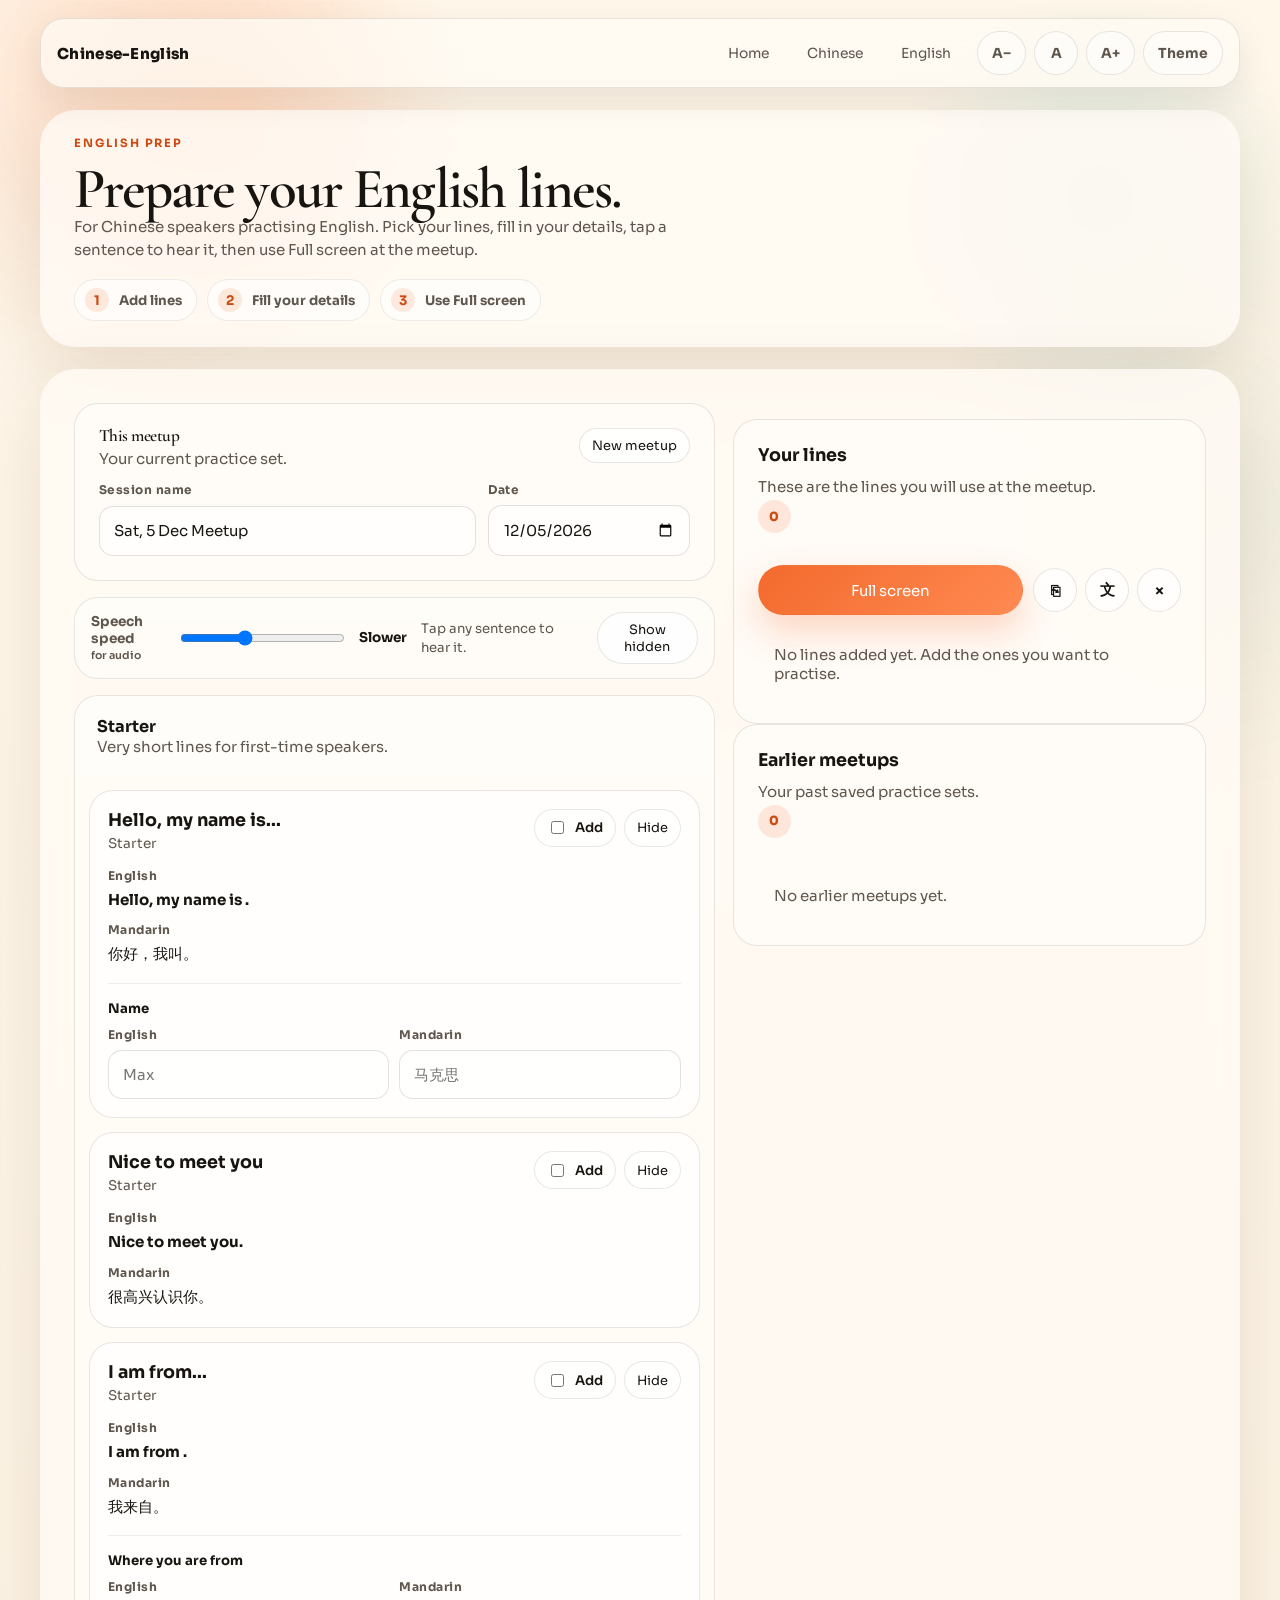
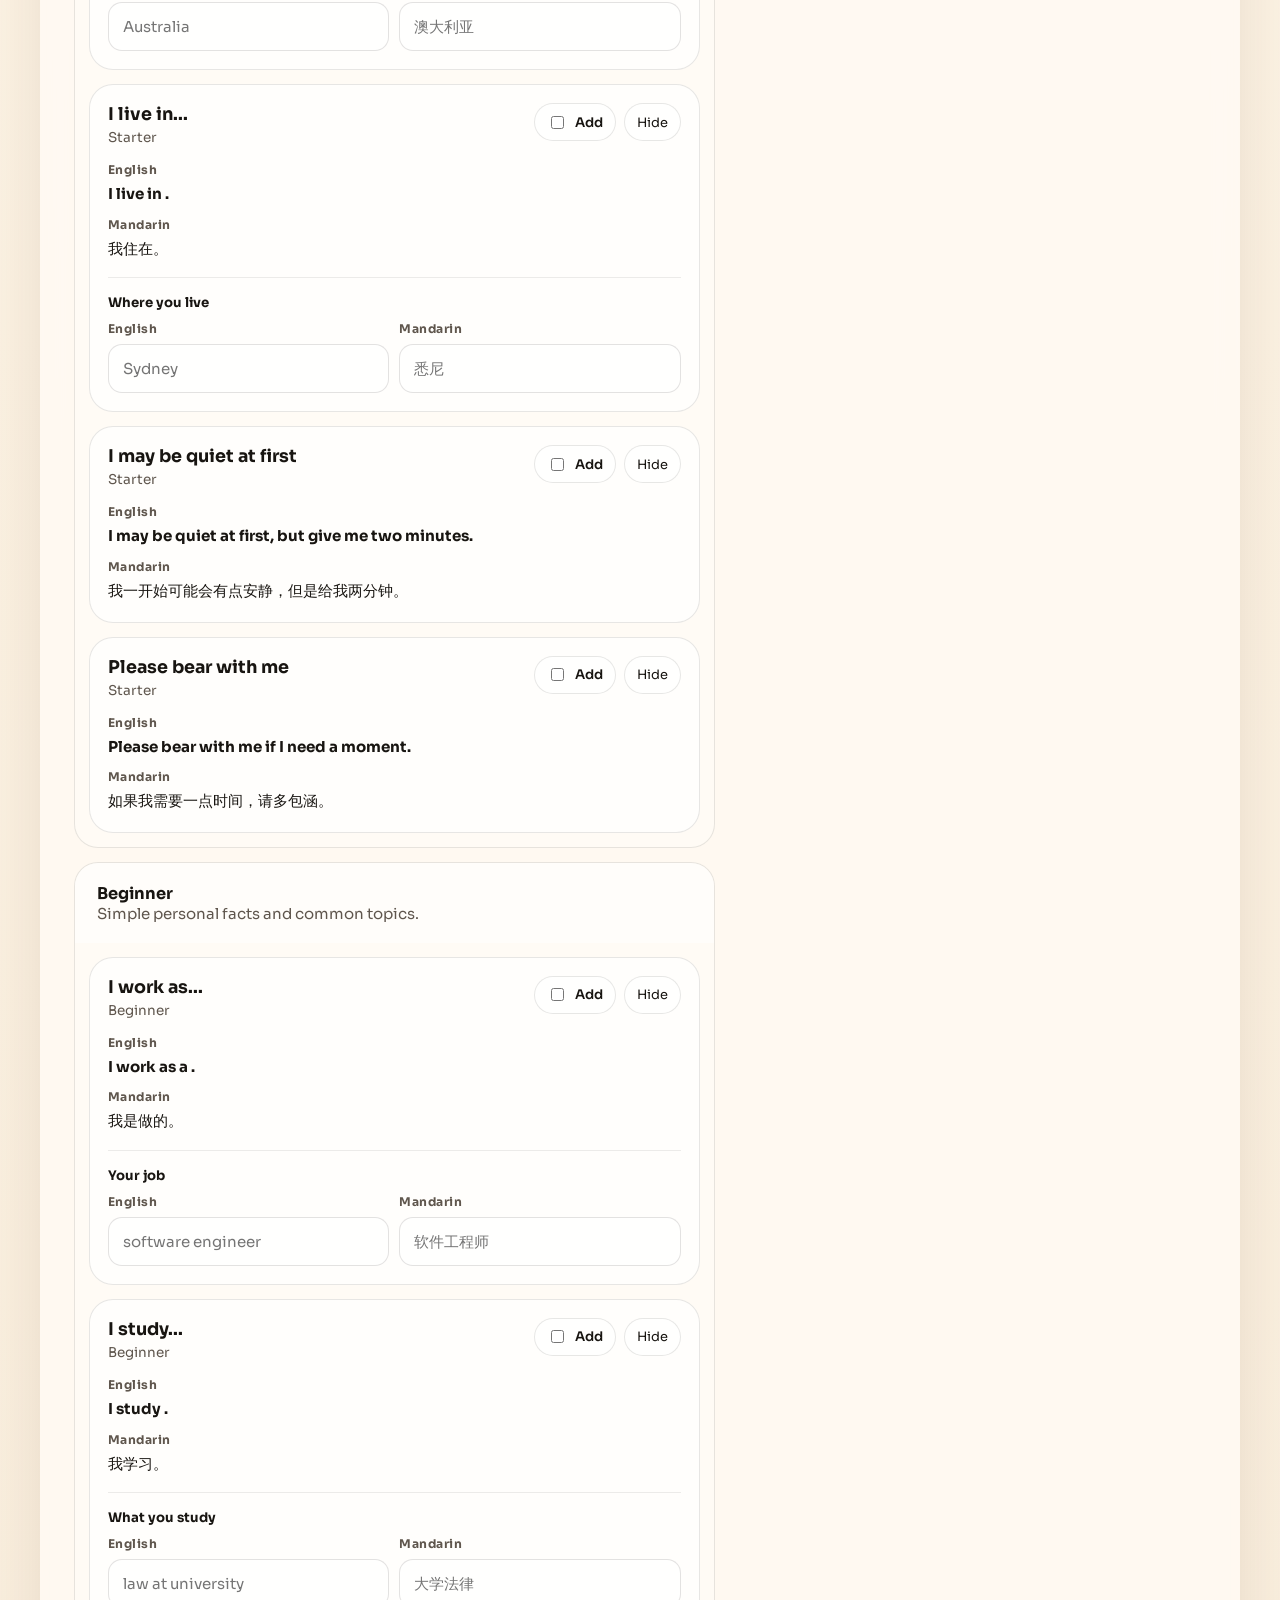
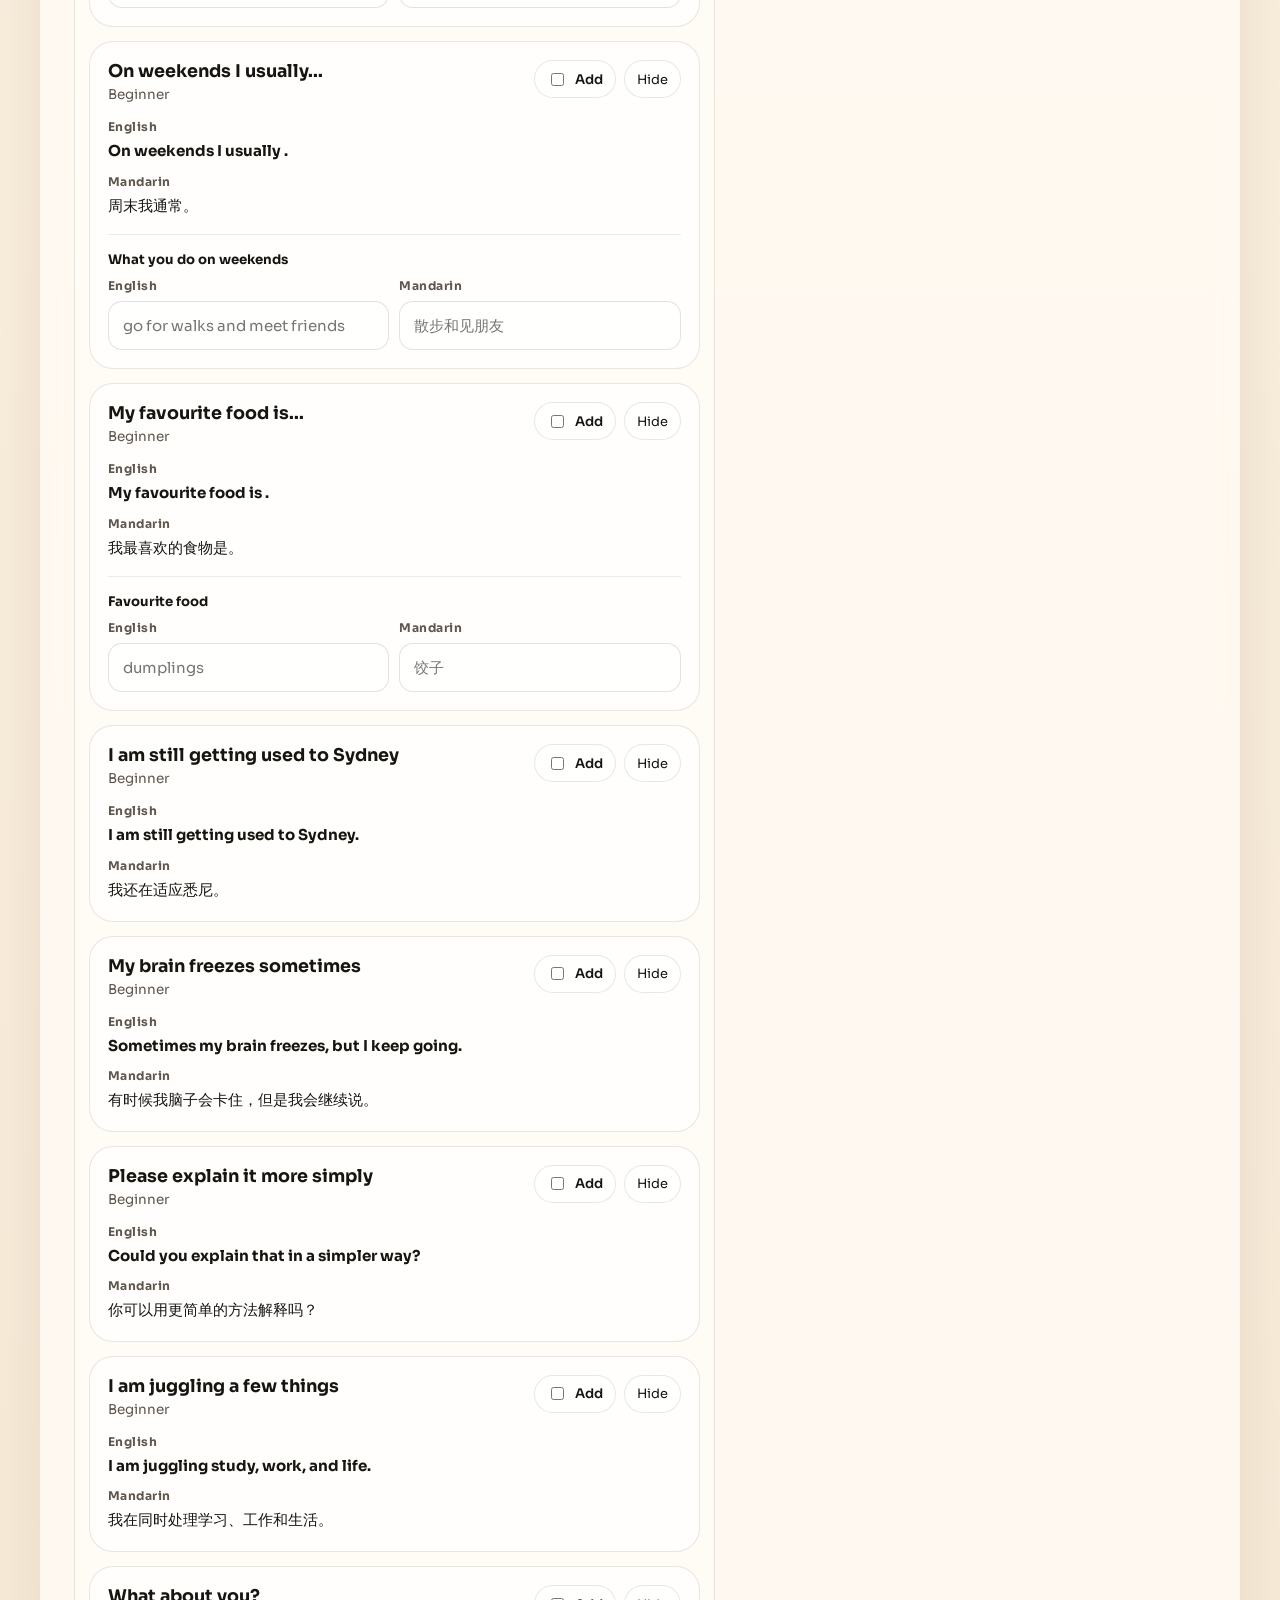
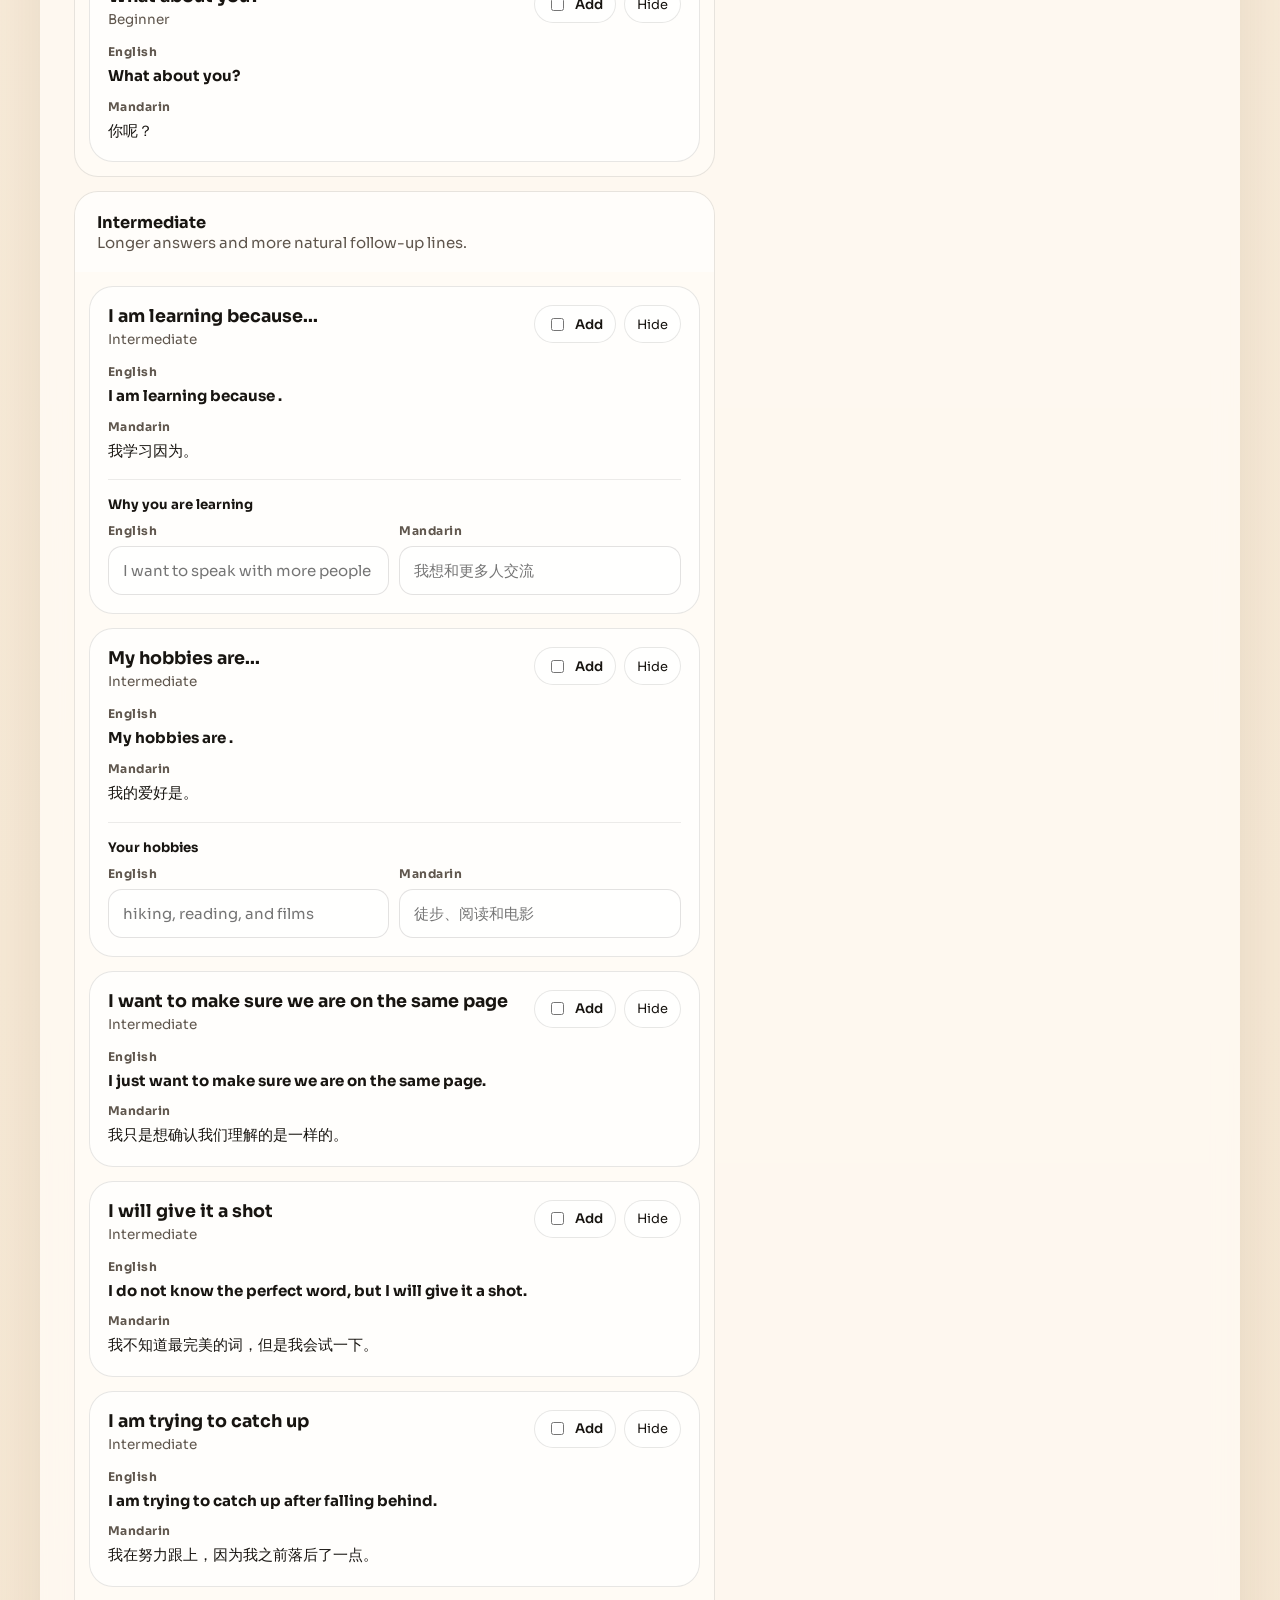
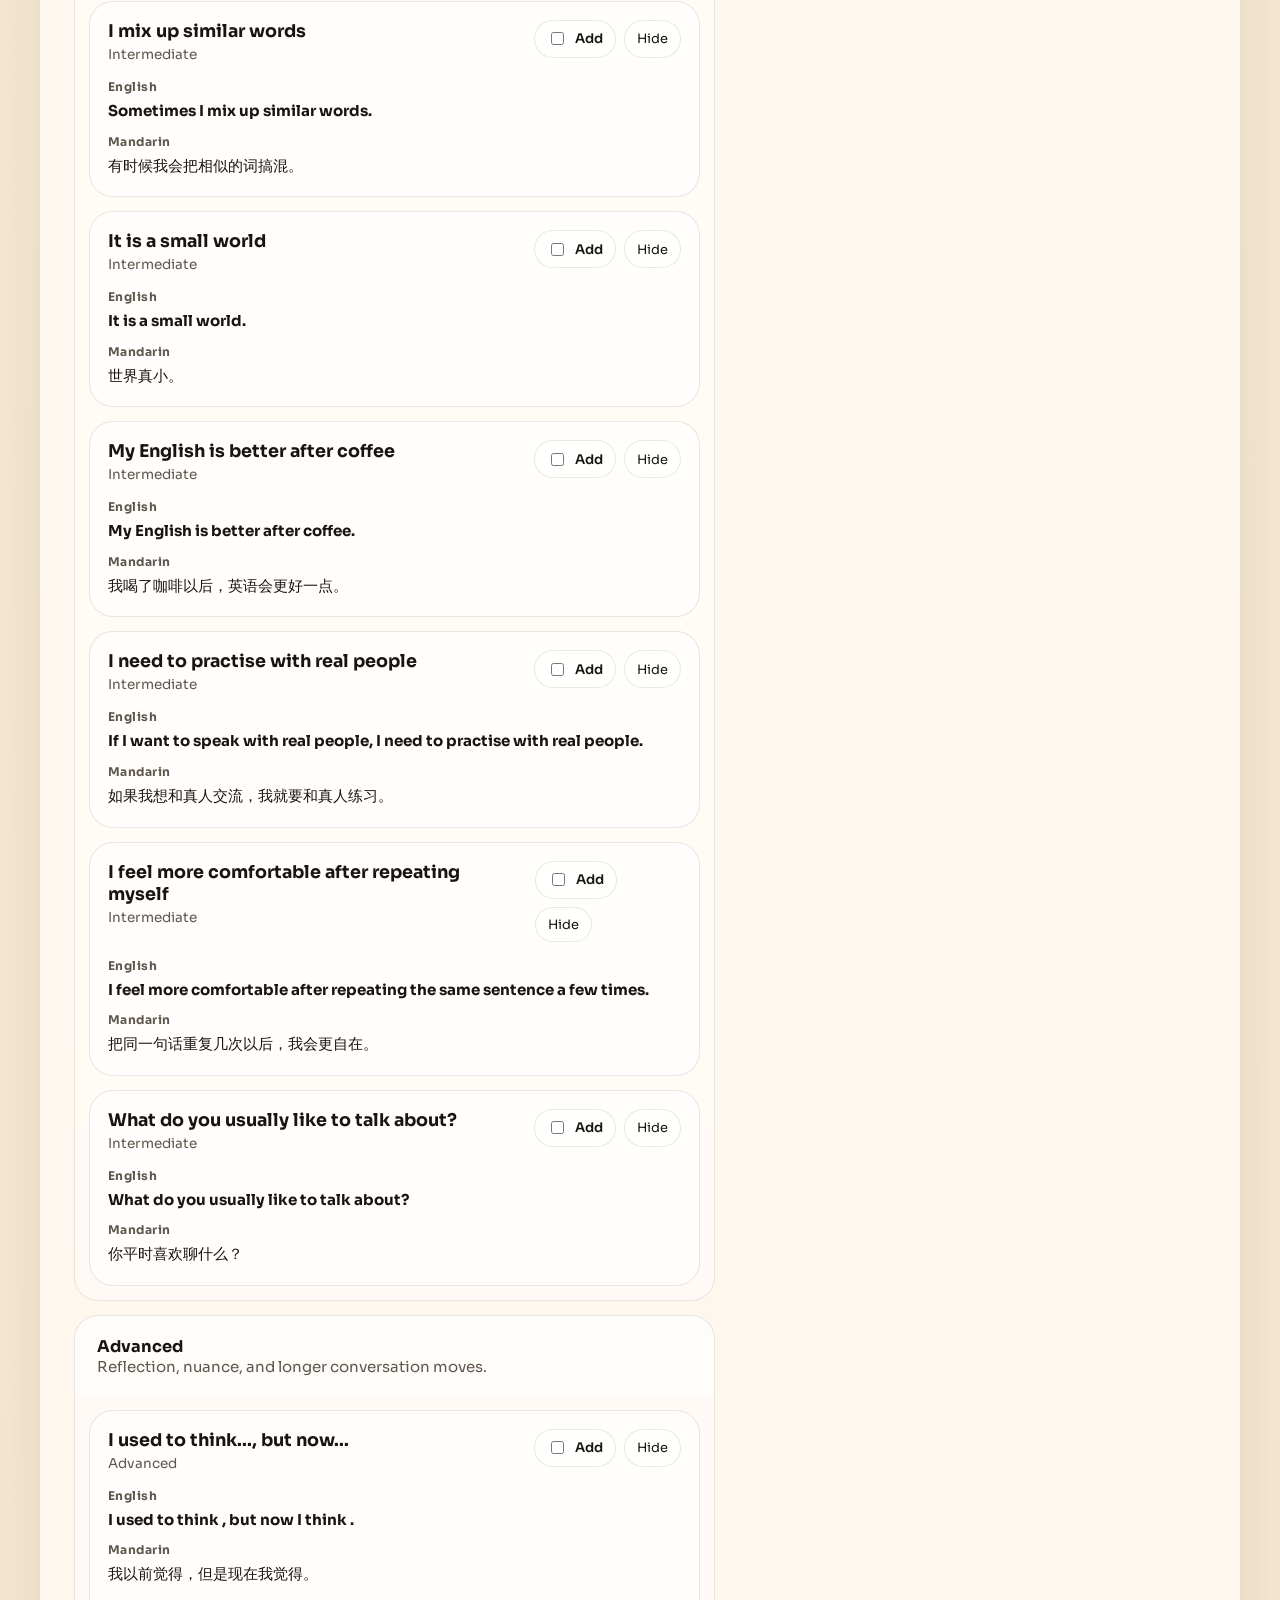
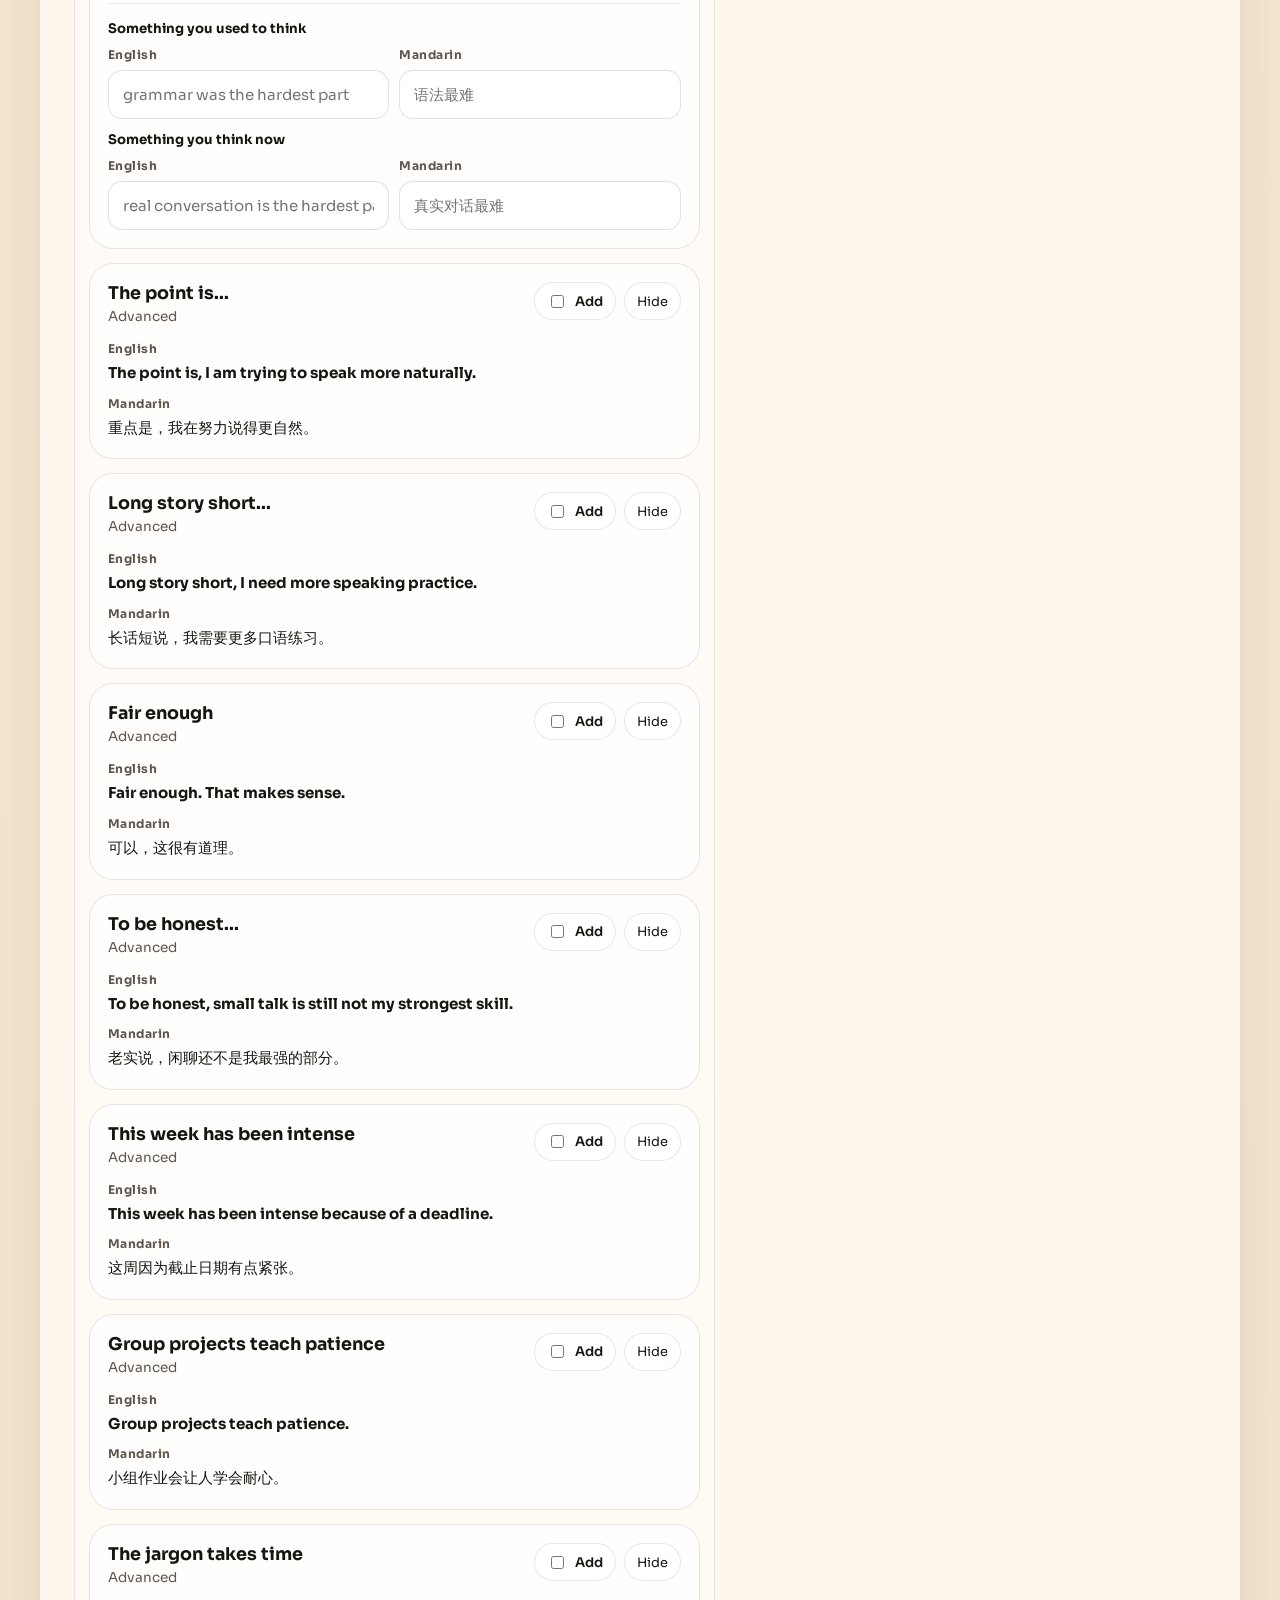
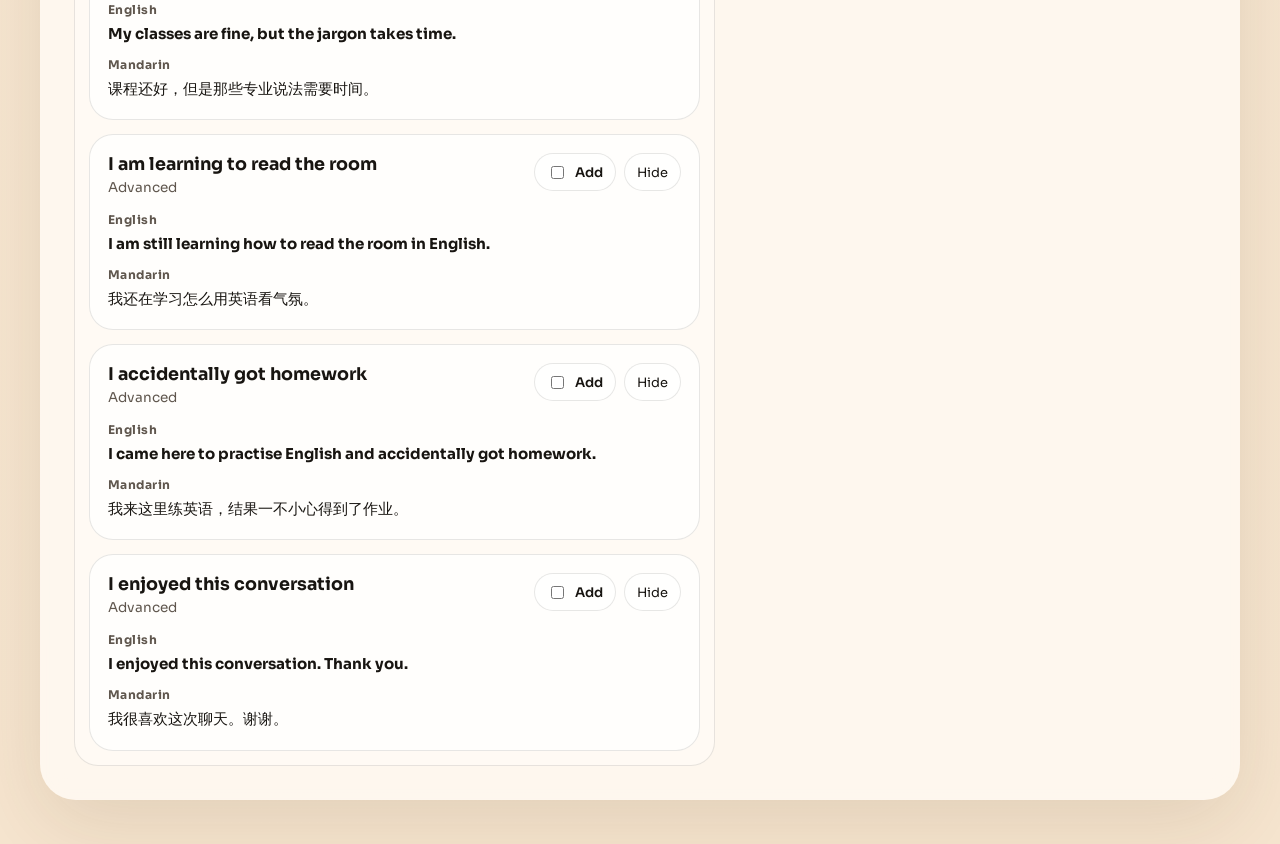
<file: english.html>
<!doctype html>
<html lang="en">
  <head>
    <meta charset="utf-8" />
    <meta name="viewport" content="width=device-width, initial-scale=1, maximum-scale=1, user-scalable=no" />
    <title>English Prep | Sydney Mandarin and English Social Club</title>
    <meta
      name="description"
      content="Prepare your English practice script before the meetup. Choose your level, select sentences, fill in your details, and save your stack locally."
    />
    <meta name="theme-color" content="#f36a2d" id="themeColorMeta" />
    <link rel="icon" href="assets/favicon.svg" type="image/svg+xml" />
    <link rel="preconnect" href="https://fonts.googleapis.com" />
    <link rel="preconnect" href="https://fonts.gstatic.com" crossorigin />
    <link
      href="https://fonts.googleapis.com/css2?family=Cormorant+Garamond:wght@500;600;700&amp;family=Sora:wght@400;500;600;700;800&amp;display=swap"
      rel="stylesheet"
    />
    <script>
      (() => {
        const savedTheme = localStorage.getItem("mesc-theme");
        const savedFontScale = Number(localStorage.getItem("mesc-font-scale"));
        const systemDark = window.matchMedia("(prefers-color-scheme: dark)").matches;
        const theme = savedTheme === "light" || savedTheme === "dark" ? savedTheme : systemDark ? "dark" : "light";
        document.documentElement.dataset.theme = theme;
        document.documentElement.style.colorScheme = theme;
        document.documentElement.style.setProperty("--font-scale", String(Number.isFinite(savedFontScale) ? savedFontScale : 1));
      })();
    </script>
    <link rel="stylesheet" href="styles.css" />
  </head>
  <body data-prep-mode="english">
    <div class="background-orb orb-one"></div>
    <div class="background-orb orb-two"></div>
    <div class="background-mesh"></div>

    <div class="site-wrap">
      <header class="site-header">
        <a class="brand" href="index.html" aria-label="Return to homepage">
          <span class="brand-title">Chinese-English</span>
        </a>

        <button class="nav-toggle" type="button" data-nav-toggle aria-expanded="false" aria-controls="siteHeaderPanel" aria-label="Open menu">
          <span></span>
          <span></span>
          <span></span>
        </button>

        <div class="site-header-actions" id="siteHeaderPanel" data-nav-panel>
          <nav class="site-nav" aria-label="Primary">
            <a href="index.html">Home</a>
            <a href="chinese.html">Chinese</a>
            <a href="english.html">English</a>
          </nav>
          <div class="site-preferences" aria-label="Display settings">
            <button class="preference-button" type="button" data-font-size="decrease" aria-label="Decrease font size">A−</button>
            <button class="preference-button" type="button" data-font-size="reset" aria-label="Reset font size">A</button>
            <button class="preference-button" type="button" data-font-size="increase" aria-label="Increase font size">A+</button>
            <button class="theme-toggle preference-button" type="button" data-theme-toggle aria-label="Toggle colour theme">Theme</button>
          </div>
        </div>
      </header>

      <main>
        <section class="section prep-header reveal">
          <div class="prep-header-bar">
            <div>
              <p class="eyebrow">English prep</p>
              <h1 class="prep-title">Prepare your English lines.</h1>
              <p class="prep-note">For Chinese speakers practising English. Pick your lines, fill in your details, tap a sentence to hear it, then use Full screen at the meetup.</p>
              <div class="prep-quickstart" aria-label="How to use this page">
                <div class="quick-step"><strong>1</strong><span>Add lines</span></div>
                <div class="quick-step"><strong>2</strong><span>Fill your details</span></div>
                <div class="quick-step"><strong>3</strong><span>Use Full screen</span></div>
              </div>
            </div>
          </div>
        </section>

        <section class="section reveal" id="prep-app">
          <div class="prep-layout">
            <section class="prep-main">
              <div class="builder-card prep-session-card">
                <div class="prep-session-head">
                  <div>
                    <h2>This meetup</h2>
                    <p>Your current practice set.</p>
                  </div>
                  <button class="mini-button" id="newSessionButton" type="button">New meetup</button>
                </div>
                <div class="prep-session-fields">
                  <label class="field">
                    <span>Session name</span>
                    <input id="sessionTitleInput" type="text" placeholder="Wed 6 May Meetup" />
                  </label>
                  <label class="field">
                    <span>Date</span>
                    <input id="sessionDateInput" type="date" />
                  </label>
                </div>
              </div>

              <div class="prep-toolbar">
                <label class="speed-control" for="speechRateInput">
                  <span>Speech speed <small>for audio</small></span>
                  <input id="speechRateInput" type="range" min="0.5" max="1.15" step="0.05" value="0.75" />
                  <strong id="speechRateValue">Slower</strong>
                </label>
                <p class="prep-toolbar-note">Tap any sentence to hear it.</p>
                <div class="prep-toolbar-actions">
                  <button class="mini-button" id="restoreHiddenButton" type="button">Show hidden</button>
                </div>
              </div>
              <div id="levelSections"></div>
            </section>

            <aside class="prep-sidebar">
              <div class="builder-card output-card">
                <div class="builder-card-head">
                  <div>
                    <h3>Your lines</h3>
                    <p>These are the lines you will use at the meetup.</p>
                  </div>
                  <span class="count-badge" id="selectedCountBadge">0</span>
                </div>

                <div class="output-actions">
                  <button class="button button-primary output-button output-button-main" id="presentationModeButton" type="button">Full screen</button>
                  <div class="output-utility-actions" aria-label="Utilities">
                    <button class="utility-button" id="copyPracticeButton" type="button" aria-label="Copy practice stack" title="Copy practice stack">⎘</button>
                    <button class="utility-button" id="copyBilingualButton" type="button" aria-label="Copy bilingual stack" title="Copy bilingual stack">文</button>
                    <button class="utility-button" id="clearSelectionsButton" type="button" aria-label="Clear selections" title="Clear selections">×</button>
                  </div>
                </div>

                <div class="selected-stack" id="selectedStack"></div>
              </div>

              <div class="builder-card archive-card">
                <div class="builder-card-head">
                  <div>
                    <h3>Earlier meetups</h3>
                    <p>Your past saved practice sets.</p>
                  </div>
                  <span class="count-badge" id="archivedCountBadge">0</span>
                </div>
                <div class="archived-sessions" id="archivedSessions"></div>
              </div>
            </aside>
          </div>
        </section>
      </main>
    </div>

    <div class="mobile-action-bar" id="mobileActionBar" aria-label="Quick actions">
      <div class="mobile-action-summary">
        <strong id="mobileSelectedCount">0 lines</strong>
        <span>Ready for the meetup</span>
      </div>
      <div class="mobile-action-buttons">
        <button class="button button-secondary mobile-action-button" id="mobileViewLinesButton" type="button">Your lines</button>
        <button class="button button-primary mobile-action-button" id="mobilePresentationButton" type="button">Full screen</button>
      </div>
    </div>

    <script src="theme.js"></script>
    <script type="module" src="sentence-prep.js"></script>
  </body>
</html>
</file>
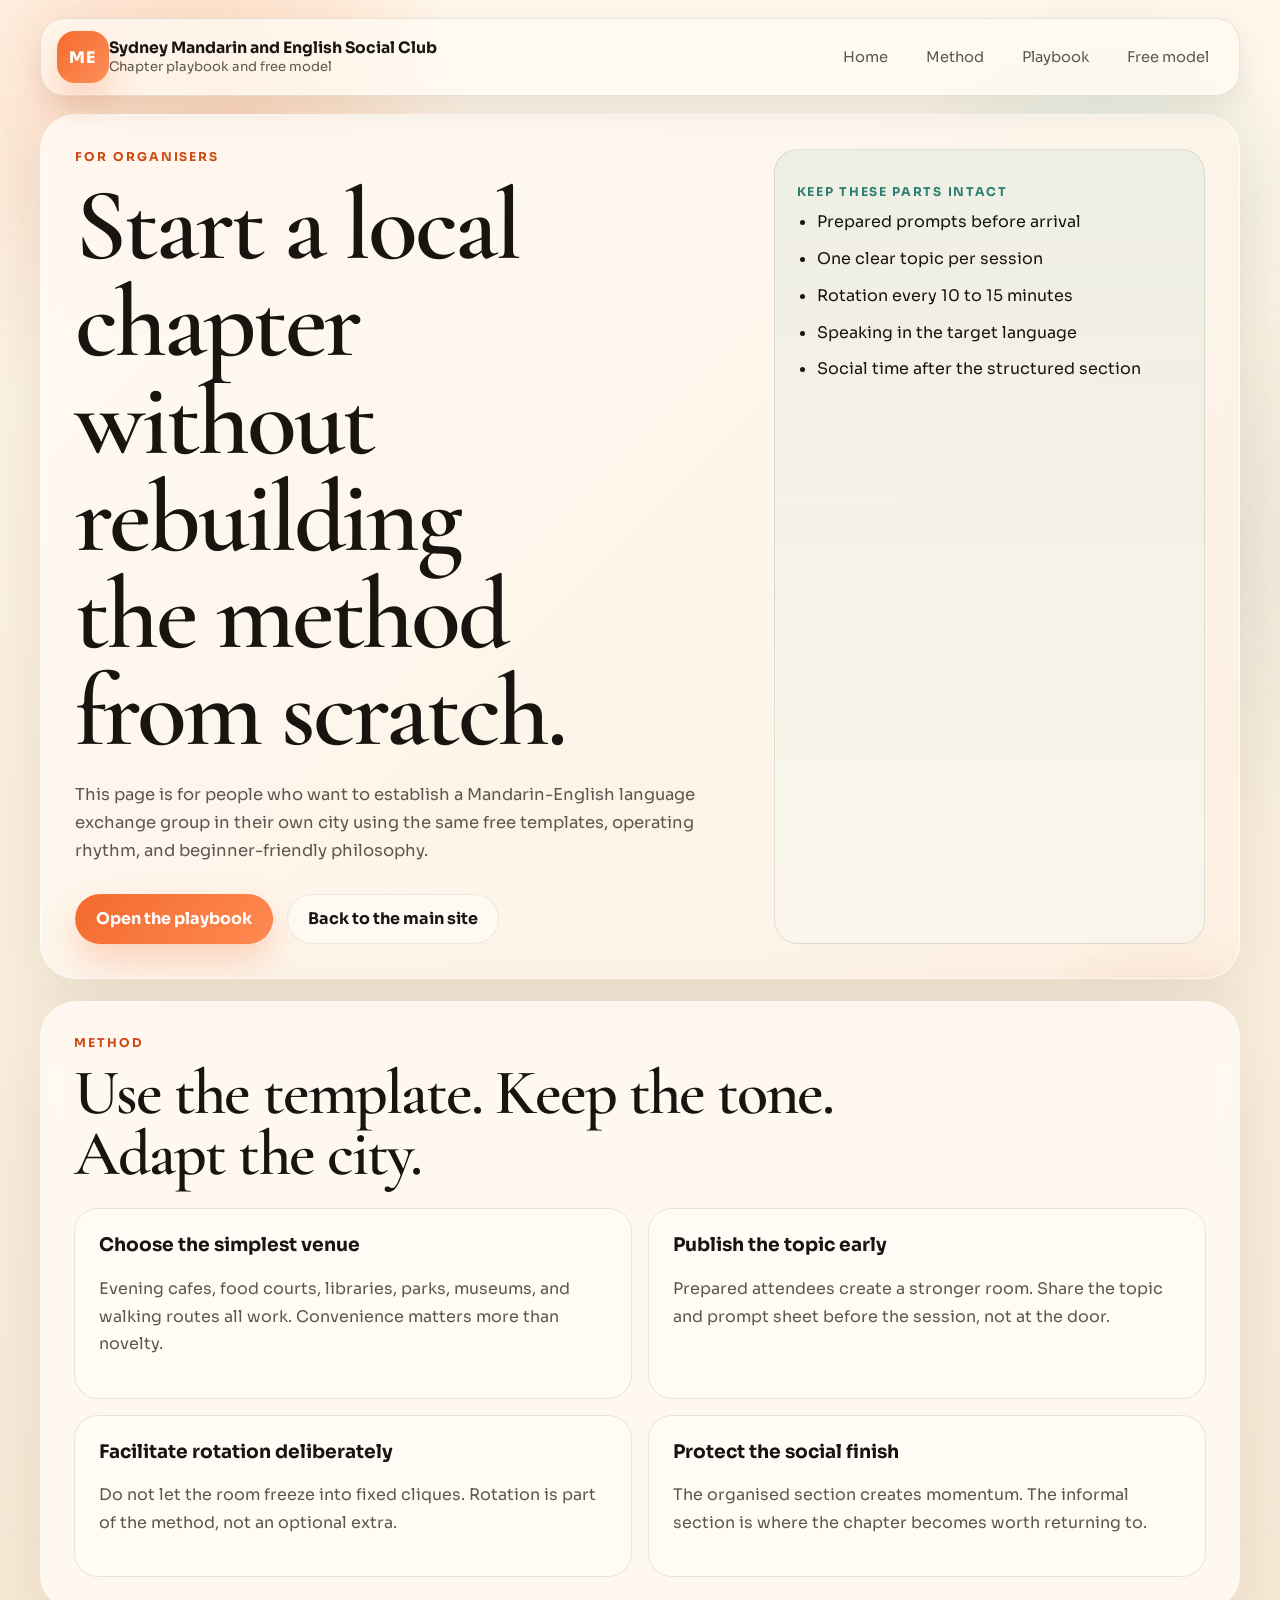
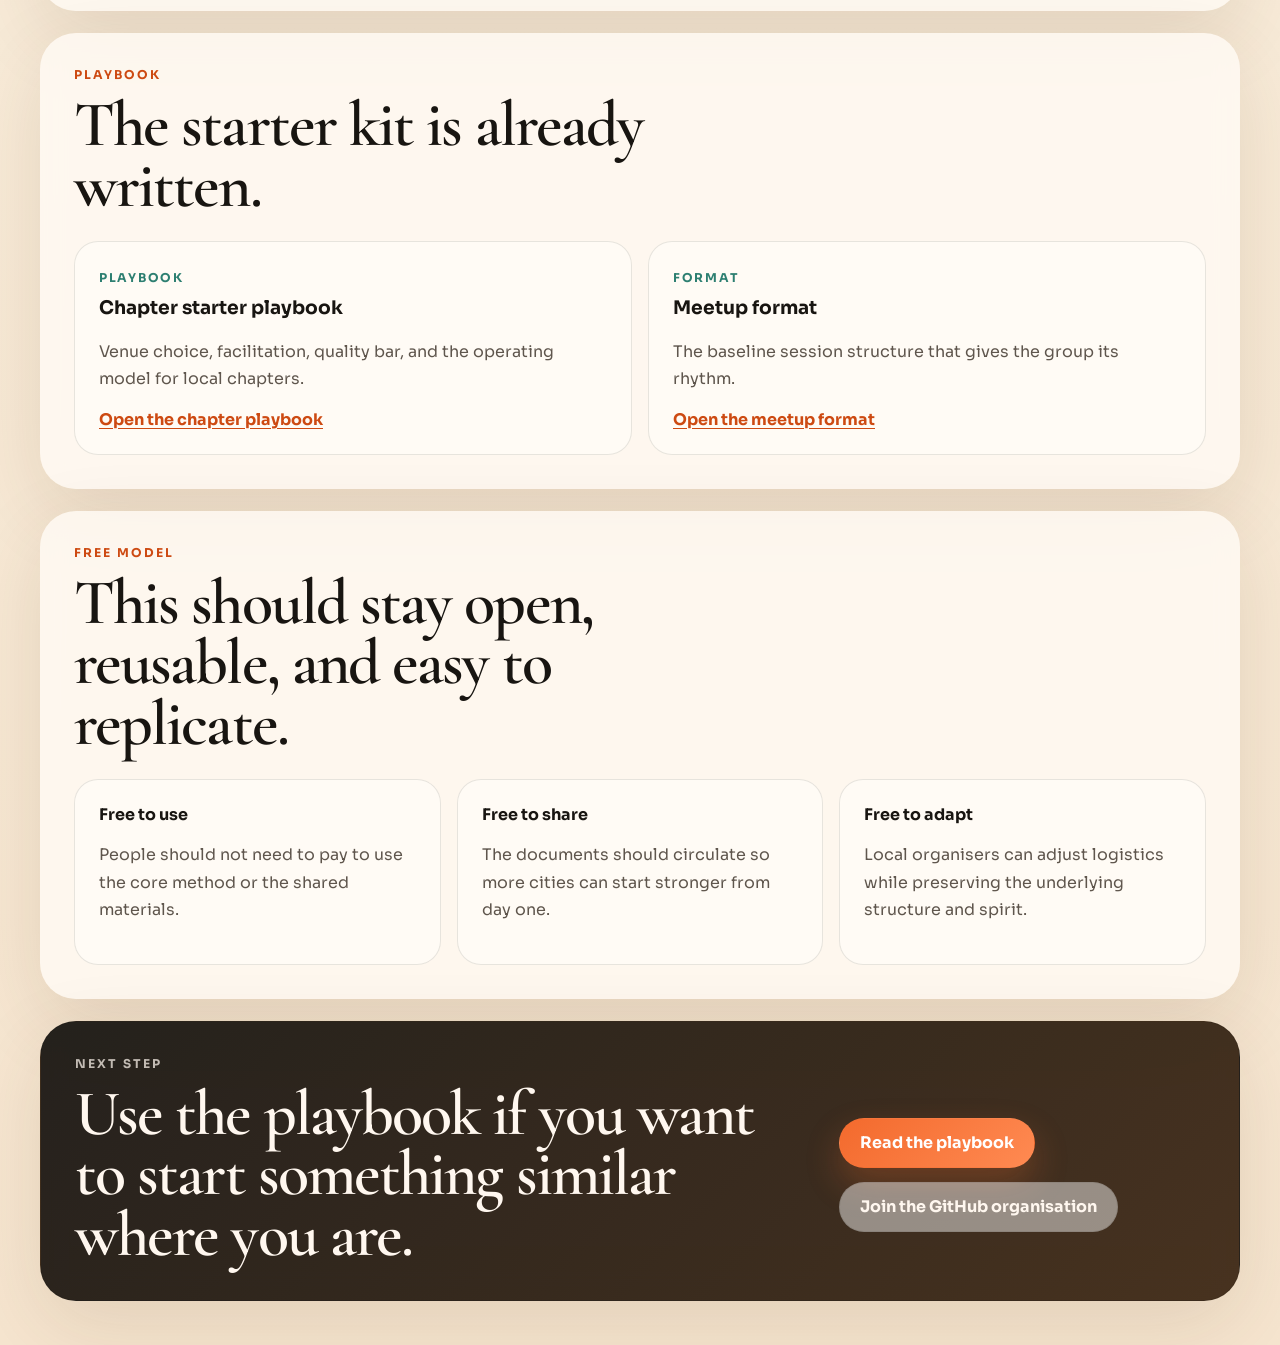
<file: start-a-chapter.html>
<!doctype html>
<html lang="en">
  <head>
    <meta charset="utf-8" />
    <meta name="viewport" content="width=device-width, initial-scale=1, maximum-scale=1, user-scalable=no" />
    <title>Start a Chapter | Sydney Mandarin and English Social Club</title>
    <meta
      name="description"
      content="Use the free playbook, materials, and facilitation approach to establish a Mandarin-English language exchange group in your own city."
    />
    <meta name="theme-color" content="#f36a2d" />
    <link rel="icon" href="assets/favicon.svg" type="image/svg+xml" />
    <link rel="preconnect" href="https://fonts.googleapis.com" />
    <link rel="preconnect" href="https://fonts.gstatic.com" crossorigin />
    <link
      href="https://fonts.googleapis.com/css2?family=Cormorant+Garamond:wght@500;600;700&amp;family=Sora:wght@400;500;600;700;800&amp;display=swap"
      rel="stylesheet"
    />
    <link rel="stylesheet" href="styles.css" />
  </head>
  <body>
    <div class="background-orb orb-one"></div>
    <div class="background-orb orb-two"></div>
    <div class="background-mesh"></div>

    <div class="site-wrap">
      <header class="site-header">
        <a class="brand" href="index.html" aria-label="Return to homepage">
          <span class="brand-mark">ME</span>
          <span class="brand-copy">
            <strong>Sydney Mandarin and English Social Club</strong>
            <span>Chapter playbook and free model</span>
          </span>
        </a>

        <nav class="site-nav" aria-label="Primary">
          <a href="index.html">Home</a>
          <a href="#method">Method</a>
          <a href="#playbook">Playbook</a>
          <a href="#free">Free model</a>
        </nav>
      </header>

      <main>
        <section class="hero reveal">
          <div class="hero-copy">
            <p class="eyebrow">For organisers</p>
            <h1>Start a local chapter without rebuilding the method from scratch.</h1>
            <p class="hero-text">
              This page is for people who want to establish a Mandarin-English language exchange group in their own city using the same free templates, operating rhythm, and beginner-friendly philosophy.
            </p>

            <div class="hero-actions">
              <a class="button button-primary" href="docs/chapter-playbook.md">Open the playbook</a>
              <a class="button button-secondary" href="index.html">Back to the main site</a>
            </div>
          </div>

          <aside class="hero-panel">
            <div class="panel-card panel-card-primary">
              <p class="panel-label">Keep these parts intact</p>
              <ul class="panel-list">
                <li>Prepared prompts before arrival</li>
                <li>One clear topic per session</li>
                <li>Rotation every 10 to 15 minutes</li>
                <li>Speaking in the target language</li>
                <li>Social time after the structured section</li>
              </ul>
            </div>
          </aside>
        </section>

        <section class="section reveal" id="method">
          <div class="section-heading">
            <p class="eyebrow">Method</p>
            <h2>Use the template. Keep the tone. Adapt the city.</h2>
          </div>

          <div class="chapter-grid">
            <article class="chapter-card">
              <h3>Choose the simplest venue</h3>
              <p>Evening cafes, food courts, libraries, parks, museums, and walking routes all work. Convenience matters more than novelty.</p>
            </article>
            <article class="chapter-card">
              <h3>Publish the topic early</h3>
              <p>Prepared attendees create a stronger room. Share the topic and prompt sheet before the session, not at the door.</p>
            </article>
            <article class="chapter-card">
              <h3>Facilitate rotation deliberately</h3>
              <p>Do not let the room freeze into fixed cliques. Rotation is part of the method, not an optional extra.</p>
            </article>
            <article class="chapter-card">
              <h3>Protect the social finish</h3>
              <p>The organised section creates momentum. The informal section is where the chapter becomes worth returning to.</p>
            </article>
          </div>
        </section>

        <section class="section reveal" id="playbook">
          <div class="section-heading narrow">
            <p class="eyebrow">Playbook</p>
            <h2>The starter kit is already written.</h2>
          </div>

          <div class="materials-grid">
            <article class="material-card">
              <span class="material-type">Playbook</span>
              <h3>Chapter starter playbook</h3>
              <p>Venue choice, facilitation, quality bar, and the operating model for local chapters.</p>
              <a href="docs/chapter-playbook.md">Open the chapter playbook</a>
            </article>
            <article class="material-card">
              <span class="material-type">Format</span>
              <h3>Meetup format</h3>
              <p>The baseline session structure that gives the group its rhythm.</p>
              <a href="docs/meetup-format.md">Open the meetup format</a>
            </article>
          </div>
        </section>

        <section class="section open-model reveal" id="free">
          <div class="section-heading narrow">
            <p class="eyebrow">Free model</p>
            <h2>This should stay open, reusable, and easy to replicate.</h2>
          </div>

          <div class="open-grid">
            <div class="open-card">
              <strong>Free to use</strong>
              <p>People should not need to pay to use the core method or the shared materials.</p>
            </div>
            <div class="open-card">
              <strong>Free to share</strong>
              <p>The documents should circulate so more cities can start stronger from day one.</p>
            </div>
            <div class="open-card">
              <strong>Free to adapt</strong>
              <p>Local organisers can adjust logistics while preserving the underlying structure and spirit.</p>
            </div>
          </div>
        </section>

        <section class="cta reveal">
          <div class="cta-copy">
            <p class="eyebrow">Next step</p>
            <h2>Use the playbook if you want to start something similar where you are.</h2>
          </div>

          <div class="cta-actions">
            <a class="button button-primary" href="docs/chapter-playbook.md">Read the playbook</a>
            <a class="button button-secondary" href="https://github.com/organizations/chinese-english/invite">Join the GitHub organisation</a>
          </div>
        </section>
      </main>
    </div>
  </body>
</html>
</file>
<file: styles.css>
:root {
  --font-scale: 1;
  --bg: #fbf3e5;
  --bg-deep: #f5e6cc;
  --paper: rgba(255, 251, 244, 0.82);
  --paper-strong: rgba(255, 249, 240, 0.94);
  --ink: #181511;
  --muted: #5f564d;
  --line: rgba(24, 21, 17, 0.1);
  --accent: #f36a2d;
  --accent-deep: #cd4a12;
  --accent-soft: #ffd4b8;
  --jade: #2d7f71;
  --jade-soft: #cce8de;
  --shadow: 0 24px 80px rgba(85, 48, 18, 0.12);
  --radius-xl: 36px;
  --radius-lg: 24px;
  --radius-md: 18px;
  --radius-sm: 14px;
  --content-width: 1200px;
}

html[data-theme="dark"] {
  --bg: #111418;
  --bg-deep: #171c22;
  --paper: rgba(23, 27, 33, 0.84);
  --paper-strong: rgba(28, 33, 40, 0.94);
  --ink: #f7efe3;
  --muted: #c8bbac;
  --line: rgba(247, 239, 227, 0.1);
  --accent: #ff8a52;
  --accent-deep: #ffc097;
  --accent-soft: #5c3423;
  --jade: #76c8b6;
  --jade-soft: #1f3d38;
  --shadow: 0 24px 80px rgba(0, 0, 0, 0.38);
}

* {
  box-sizing: border-box;
}

html {
  scroll-behavior: smooth;
  font-size: calc(16px * var(--font-scale));
}

body {
  margin: 0;
  min-width: 320px;
  color: var(--ink);
  font-family: "Sora", sans-serif;
  background:
    linear-gradient(180deg, #fff7ea 0%, #f8ebd8 55%, #f6e5cf 100%);
  overflow-x: hidden;
}

html[data-theme="dark"] body {
  background: linear-gradient(180deg, #111418 0%, #171c22 55%, #12161b 100%);
}

body::before {
  content: "";
  position: fixed;
  inset: 0;
  background-image:
    linear-gradient(rgba(255, 255, 255, 0.16) 1px, transparent 1px),
    linear-gradient(90deg, rgba(255, 255, 255, 0.16) 1px, transparent 1px);
  background-size: 44px 44px;
  mask-image: linear-gradient(180deg, rgba(0, 0, 0, 0.32), transparent 82%);
  pointer-events: none;
  z-index: -2;
}

html[data-theme="dark"] body::before {
  background-image:
    linear-gradient(rgba(255, 255, 255, 0.04) 1px, transparent 1px),
    linear-gradient(90deg, rgba(255, 255, 255, 0.04) 1px, transparent 1px);
}

a {
  color: inherit;
}

.background-orb,
.background-mesh {
  position: fixed;
  pointer-events: none;
  z-index: -3;
}

.background-orb {
  width: 40rem;
  height: 40rem;
  border-radius: 50%;
  filter: blur(18px);
  opacity: 0.36;
}

.orb-one {
  top: -14rem;
  left: -12rem;
  background: radial-gradient(circle, rgba(243, 106, 45, 0.38) 0%, rgba(243, 106, 45, 0) 68%);
}

.orb-two {
  top: 14rem;
  right: -14rem;
  background: radial-gradient(circle, rgba(45, 127, 113, 0.22) 0%, rgba(45, 127, 113, 0) 68%);
}

html[data-theme="dark"] .orb-one {
  background: radial-gradient(circle, rgba(255, 138, 82, 0.24) 0%, rgba(255, 138, 82, 0) 68%);
}

html[data-theme="dark"] .orb-two {
  background: radial-gradient(circle, rgba(118, 200, 182, 0.16) 0%, rgba(118, 200, 182, 0) 68%);
}

.background-mesh {
  inset: 0;
  background:
    radial-gradient(circle at 18% 12%, rgba(255, 212, 184, 0.7), transparent 18%),
    radial-gradient(circle at 86% 22%, rgba(204, 232, 222, 0.58), transparent 16%),
    radial-gradient(circle at 50% 100%, rgba(255, 255, 255, 0.55), transparent 20%);
}

html[data-theme="dark"] .background-mesh {
  background:
    radial-gradient(circle at 18% 12%, rgba(255, 138, 82, 0.14), transparent 18%),
    radial-gradient(circle at 86% 22%, rgba(118, 200, 182, 0.14), transparent 16%),
    radial-gradient(circle at 50% 100%, rgba(255, 255, 255, 0.04), transparent 20%);
}

.site-wrap {
  width: min(calc(100% - 28px), var(--content-width));
  margin: 0 auto;
  padding: 18px 0 44px;
}

.site-header {
  position: sticky;
  top: 10px;
  z-index: 80;
  display: flex;
  align-items: center;
  justify-content: space-between;
  gap: 24px;
  margin-bottom: 18px;
  padding: 12px 16px;
  border: 1px solid var(--line);
  border-radius: var(--radius-lg);
  background: rgba(255, 251, 244, 0.74);
  backdrop-filter: blur(14px);
  box-shadow: 0 12px 34px rgba(40, 24, 12, 0.08);
}

.nav-toggle {
  display: none;
  align-items: center;
  justify-content: center;
  flex-direction: column;
  gap: 5px;
  width: 48px;
  height: 48px;
  padding: 0;
  border-radius: 16px;
  border: 1px solid var(--line);
  background: rgba(255, 255, 255, 0.46);
  cursor: pointer;
}

.nav-toggle span {
  display: block;
  width: 18px;
  height: 2px;
  border-radius: 999px;
  background: var(--ink);
  transition: transform 180ms ease, opacity 180ms ease;
}

.nav-toggle.is-open span:nth-child(1) {
  transform: translateY(7px) rotate(45deg);
}

.nav-toggle.is-open span:nth-child(2) {
  opacity: 0;
}

.nav-toggle.is-open span:nth-child(3) {
  transform: translateY(-7px) rotate(-45deg);
}

.site-header-actions {
  display: flex;
  align-items: center;
  flex-wrap: wrap;
  justify-content: flex-end;
  gap: 12px;
  min-width: 0;
}

.brand {
  display: inline-flex;
  align-items: center;
  text-decoration: none;
}

.brand-title {
  font-size: 1rem;
  font-weight: 800;
  letter-spacing: 0.02em;
}

.brand-mark {
  display: inline-flex;
  align-items: center;
  justify-content: center;
  width: 52px;
  height: 52px;
  border-radius: 18px;
  background:
    linear-gradient(135deg, var(--accent), #ff8f5a);
  box-shadow: 0 16px 34px rgba(243, 106, 45, 0.28);
  color: white;
  font-weight: 800;
  letter-spacing: 0.08em;
}

.brand-copy {
  display: grid;
  gap: 3px;
  line-height: 1.1;
}

.brand-copy strong {
  font-size: 0.98rem;
}

.brand-copy span {
  color: var(--muted);
  font-size: 0.82rem;
}

.site-nav {
  display: flex;
  flex-wrap: wrap;
  justify-content: flex-end;
  gap: 10px;
  min-width: 0;
}

.site-nav a {
  padding: 10px 14px;
  border-radius: 999px;
  text-decoration: none;
  color: var(--muted);
  font-size: 0.92rem;
  transition: background-color 180ms ease, color 180ms ease, transform 180ms ease;
}

.site-nav a:hover,
.site-nav a:focus-visible {
  background: rgba(255, 255, 255, 0.55);
  color: var(--ink);
  transform: translateY(-1px);
}

.site-preferences {
  display: flex;
  flex-wrap: wrap;
  align-items: center;
  justify-content: flex-end;
  gap: 8px;
}

.preference-button,
.theme-toggle {
  min-height: 44px;
  min-width: 44px;
  padding: 0 14px;
  border-radius: 999px;
  border: 1px solid var(--line);
  background: rgba(255, 255, 255, 0.46);
  color: var(--muted);
  font: inherit;
  font-size: 0.92rem;
  font-weight: 700;
  cursor: pointer;
  transition: background-color 180ms ease, color 180ms ease, transform 180ms ease, border-color 180ms ease;
}

.preference-button:disabled {
  opacity: 0.45;
  cursor: default;
  transform: none;
}

.preference-button:disabled:hover,
.preference-button:disabled:focus-visible {
  transform: none;
}

.theme-toggle:hover,
.theme-toggle:focus-visible {
  background: rgba(255, 255, 255, 0.7);
  color: var(--ink);
  transform: translateY(-1px);
}

.hero,
.section,
.cta {
  position: relative;
  overflow: hidden;
  backdrop-filter: blur(12px);
}

.hero {
  display: grid;
  grid-template-columns: minmax(0, 1.22fr) minmax(310px, 0.78fr);
  gap: 24px;
  padding: 34px;
  border-radius: var(--radius-xl);
  background:
    linear-gradient(135deg, rgba(255, 250, 244, 0.88), rgba(252, 240, 226, 0.88));
  border: 1px solid rgba(255, 255, 255, 0.72);
  box-shadow: var(--shadow);
}

html[data-theme="dark"] .hero {
  background: linear-gradient(135deg, rgba(24, 29, 35, 0.92), rgba(18, 22, 27, 0.92));
  border-color: rgba(255, 255, 255, 0.08);
}

html[data-theme="dark"] .site-header {
  background: rgba(23, 27, 33, 0.78);
  box-shadow: 0 12px 34px rgba(0, 0, 0, 0.22);
}

.hero::after {
  content: "";
  position: absolute;
  inset: auto -10% -36% auto;
  width: 24rem;
  height: 24rem;
  border-radius: 50%;
  background: radial-gradient(circle, rgba(243, 106, 45, 0.2), transparent 64%);
}

html[data-theme="dark"] .hero::after {
  background: radial-gradient(circle, rgba(255, 138, 82, 0.12), transparent 64%);
}

.eyebrow {
  margin: 0 0 12px;
  color: var(--accent-deep);
  font-size: 0.76rem;
  font-weight: 700;
  letter-spacing: 0.16em;
  text-transform: uppercase;
}

h1,
h2 {
  margin: 0;
  font-family: "Cormorant Garamond", serif;
  line-height: 0.95;
  letter-spacing: -0.03em;
  font-weight: 600;
}

.hero h1 {
  max-width: 10.5ch;
  font-size: clamp(3.6rem, 8vw, 6.9rem);
}

.hero-text,
.intro-card p,
.timeline-step p,
.principle p,
.manifesto-grid p,
.network-copy p,
.chapter-card p,
.material-card p,
.open-card p,
.hero-band p,
.site-footer p {
  color: var(--muted);
  line-height: 1.72;
}

.hero-text {
  max-width: 60ch;
  margin: 20px 0 0;
  font-size: 1.03rem;
}

.hero-actions,
.cta-actions {
  display: flex;
  flex-wrap: wrap;
  gap: 14px;
  margin-top: 28px;
}

.meetup-note {
  display: inline-block;
  margin-top: 18px;
  padding: 14px 18px;
  border-radius: var(--radius-md);
  background: rgba(255, 255, 255, 0.62);
  border: 1px solid rgba(24, 21, 17, 0.08);
}

.meetup-label {
  display: inline-block;
  margin-bottom: 6px;
  font-size: 0.74rem;
  font-weight: 700;
  letter-spacing: 0.14em;
  text-transform: uppercase;
  color: var(--accent-deep);
}

.meetup-note p,
.cta-subtext {
  margin: 0;
  color: var(--muted);
  line-height: 1.6;
}

.button {
  display: inline-flex;
  align-items: center;
  justify-content: center;
  min-height: 50px;
  padding: 0 20px;
  border-radius: 999px;
  border: 1px solid transparent;
  text-decoration: none;
  font-weight: 700;
  transition: transform 180ms ease, box-shadow 180ms ease, background-color 180ms ease, border-color 180ms ease;
}

.button:hover,
.button:focus-visible {
  transform: translateY(-2px);
}

.button-primary {
  background: linear-gradient(135deg, var(--accent), #ff8a52);
  color: white;
  box-shadow: 0 16px 34px rgba(243, 106, 45, 0.26);
}

.button-primary:hover,
.button-primary:focus-visible {
  box-shadow: 0 18px 40px rgba(243, 106, 45, 0.34);
}

.button-secondary {
  background: rgba(255, 255, 255, 0.46);
  border-color: rgba(24, 21, 17, 0.08);
}

html[data-theme="dark"] .button-secondary,
html[data-theme="dark"] .theme-toggle {
  background: rgba(255, 255, 255, 0.06);
  border-color: rgba(255, 255, 255, 0.08);
}

.hero-band {
  display: grid;
  grid-template-columns: repeat(2, minmax(0, 1fr));
  gap: 14px;
  margin-top: 26px;
}

.hero-band > div {
  padding: 16px 18px;
  border-radius: var(--radius-md);
  background: rgba(255, 255, 255, 0.52);
  border: 1px solid rgba(24, 21, 17, 0.06);
}

html[data-theme="dark"] .hero-band > div,
html[data-theme="dark"] .meetup-note,
html[data-theme="dark"] .select-toggle,
html[data-theme="dark"] .level-section summary,
html[data-theme="dark"] .archive-session summary,
html[data-theme="dark"] .chapter-checklist div,
html[data-theme="dark"] .city,
html[data-theme="dark"] .field input,
html[data-theme="dark"] .script-area,
html[data-theme="dark"] .mode-option,
html[data-theme="dark"] .phrase-option {
  background: rgba(255, 255, 255, 0.05);
  border-color: rgba(255, 255, 255, 0.08);
}

.band-kicker,
.panel-label,
.material-type {
  display: inline-block;
  margin-bottom: 10px;
  font-size: 0.76rem;
  font-weight: 700;
  text-transform: uppercase;
  letter-spacing: 0.14em;
}

.band-kicker {
  color: var(--jade);
}

.hero-panel {
  display: grid;
  gap: 16px;
}

.panel-card,
.session-preview,
.intro-card,
.story-card,
.timeline-step,
.principle,
.manifesto-grid article,
.chapter-card,
.material-card,
.benefit-card,
.faq-card,
.open-card,
.cta,
.site-footer {
  border: 1px solid var(--line);
}

.panel-card,
.session-preview {
  padding: 22px;
  border-radius: var(--radius-lg);
}

.panel-card-primary {
  background:
    linear-gradient(180deg, rgba(45, 127, 113, 0.08), rgba(45, 127, 113, 0.02)),
    var(--paper-strong);
}

html[data-theme="dark"] .panel-card-primary,
html[data-theme="dark"] .session-preview {
  background:
    linear-gradient(180deg, rgba(118, 200, 182, 0.08), rgba(118, 200, 182, 0.02)),
    rgba(28, 33, 40, 0.94);
}

.panel-label {
  color: var(--jade);
}

.panel-list {
  margin: 0;
  padding-left: 20px;
  display: grid;
  gap: 12px;
  line-height: 1.55;
}

.session-preview {
  background:
    linear-gradient(180deg, rgba(243, 106, 45, 0.08), rgba(255, 255, 255, 0.7));
}

.session-header {
  display: grid;
  gap: 6px;
  margin-bottom: 16px;
}

.session-header span {
  color: var(--muted);
  font-size: 0.84rem;
}

.session-steps {
  display: grid;
  gap: 12px;
}

.session-steps div {
  display: grid;
  grid-template-columns: 38px 1fr;
  gap: 10px;
  align-items: center;
  font-size: 0.95rem;
}

.session-steps span {
  display: inline-flex;
  align-items: center;
  justify-content: center;
  width: 38px;
  height: 38px;
  border-radius: 12px;
  background: rgba(255, 255, 255, 0.8);
  color: var(--accent-deep);
  font-weight: 700;
}

.section,
.cta {
  margin-top: 22px;
  padding: 34px;
  border-radius: var(--radius-xl);
  background: var(--paper);
  box-shadow: var(--shadow);
}

html[data-theme="dark"] .section,
html[data-theme="dark"] .cta,
html[data-theme="dark"] .site-footer,
html[data-theme="dark"] .builder-card,
html[data-theme="dark"] .generated-card,
html[data-theme="dark"] .panel-card,
html[data-theme="dark"] .session-preview,
html[data-theme="dark"] .intro-card,
html[data-theme="dark"] .story-card,
html[data-theme="dark"] .timeline-step,
html[data-theme="dark"] .principle,
html[data-theme="dark"] .manifesto-grid article,
html[data-theme="dark"] .chapter-card,
html[data-theme="dark"] .material-card,
html[data-theme="dark"] .benefit-card,
html[data-theme="dark"] .faq-card,
html[data-theme="dark"] .open-card,
html[data-theme="dark"] .sentence-card,
html[data-theme="dark"] .selected-card,
html[data-theme="dark"] .archive-session,
html[data-theme="dark"] .level-section,
html[data-theme="dark"] .prep-split-card {
  background: rgba(23, 27, 33, 0.88);
}

.section-heading {
  max-width: 780px;
  margin-bottom: 24px;
}

.section-heading.narrow {
  max-width: 680px;
}

.section-lead {
  margin: 18px 0 0;
  color: var(--muted);
  line-height: 1.72;
}

.section h2,
.cta h2 {
  font-size: clamp(2.6rem, 5vw, 4.6rem);
}

.intro-grid {
  display: grid;
  grid-template-columns: minmax(0, 1fr) minmax(0, 1fr);
  gap: 18px;
}

.prep-split-grid {
  display: grid;
  grid-template-columns: repeat(2, minmax(0, 1fr));
  gap: 18px;
}

.prep-split-card {
  padding: 28px;
  border-radius: var(--radius-lg);
  border: 1px solid var(--line);
  background:
    linear-gradient(180deg, rgba(255, 255, 255, 0.72), rgba(255, 248, 239, 0.82));
}

.prep-split-card h2 {
  margin-bottom: 10px;
  font-size: clamp(2rem, 4vw, 3rem);
}

.prep-split-card p:last-of-type {
  margin-bottom: 20px;
  color: var(--muted);
  line-height: 1.65;
}

.intro-card,
.story-card,
.timeline-step,
.principle,
.manifesto-grid article,
.chapter-card,
.material-card,
.benefit-card,
.faq-card,
.open-card {
  padding: 24px;
  border-radius: var(--radius-lg);
  background: rgba(255, 252, 247, 0.8);
}

.accent-card {
  background:
    linear-gradient(180deg, rgba(255, 212, 184, 0.52), rgba(255, 252, 247, 0.84));
}

html[data-theme="dark"] .accent-card {
  background: linear-gradient(180deg, rgba(92, 52, 35, 0.84), rgba(23, 27, 33, 0.88));
}

.intro-card h2 {
  font-size: clamp(2.1rem, 4vw, 3.4rem);
  margin-bottom: 14px;
}

.timeline {
  display: grid;
  grid-template-columns: repeat(4, minmax(0, 1fr));
  gap: 16px;
}

.story-grid,
.benefits-grid,
.faq-grid {
  display: grid;
  gap: 16px;
}

.story-grid {
  grid-template-columns: repeat(3, minmax(0, 1fr));
}

.story-card h3,
.benefit-card h3,
.faq-card h3 {
  margin-top: 0;
}

.quote-banner {
  margin-top: 18px;
  padding: 26px 28px;
  border-radius: var(--radius-lg);
  background:
    linear-gradient(135deg, rgba(243, 106, 45, 0.14), rgba(255, 255, 255, 0.72));
  border: 1px solid var(--line);
}

.quote-banner p {
  margin: 0;
  max-width: 28ch;
  font-family: "Cormorant Garamond", serif;
  font-size: clamp(2rem, 4vw, 3.1rem);
  line-height: 0.98;
}

.timeline-step {
  min-height: 220px;
}

.step-number {
  display: inline-flex;
  align-items: center;
  justify-content: center;
  width: 44px;
  height: 44px;
  margin-bottom: 18px;
  border-radius: 14px;
  background: rgba(243, 106, 45, 0.12);
  color: var(--accent-deep);
  font-weight: 800;
}

.timeline-step h3,
.manifesto-grid h3,
.chapter-card h3,
.material-card h3,
.intro-card h2 {
  margin-top: 0;
}

.principles-grid {
  display: grid;
  grid-template-columns: repeat(4, minmax(0, 1fr));
  gap: 14px;
  margin-top: 18px;
}

.benefits-grid {
  grid-template-columns: repeat(4, minmax(0, 1fr));
}

.benefit-number {
  display: inline-flex;
  align-items: center;
  justify-content: center;
  width: 42px;
  height: 42px;
  margin-bottom: 16px;
  border-radius: 12px;
  background: rgba(45, 127, 113, 0.1);
  color: var(--jade);
  font-weight: 800;
}

.principle strong,
.open-card strong {
  display: block;
  margin-bottom: 8px;
}

.manifesto {
  background:
    linear-gradient(180deg, rgba(255, 248, 239, 0.96), rgba(251, 241, 229, 0.84));
}

.manifesto-grid {
  display: grid;
  grid-template-columns: repeat(2, minmax(0, 1fr));
  gap: 16px;
}

.network-layout {
  display: grid;
  grid-template-columns: minmax(320px, 0.95fr) minmax(0, 1.05fr);
  gap: 22px;
  align-items: center;
}

.network-map {
  position: relative;
  min-height: 360px;
  border-radius: calc(var(--radius-xl) - 4px);
  background:
    radial-gradient(circle at center, rgba(243, 106, 45, 0.16), transparent 28%),
    linear-gradient(180deg, rgba(255, 252, 247, 0.86), rgba(248, 236, 219, 0.86));
  border: 1px solid var(--line);
}

html[data-theme="dark"] .network-map {
  background:
    radial-gradient(circle at center, rgba(255, 138, 82, 0.12), transparent 28%),
    linear-gradient(180deg, rgba(24, 29, 35, 0.9), rgba(18, 22, 27, 0.9));
}

.map-core,
.city {
  position: absolute;
  display: inline-flex;
  align-items: center;
  justify-content: center;
  padding: 10px 14px;
  border-radius: 999px;
  background: rgba(255, 255, 255, 0.78);
  border: 1px solid rgba(24, 21, 17, 0.08);
  box-shadow: 0 8px 20px rgba(60, 32, 10, 0.08);
}

.map-core {
  top: 45%;
  left: 50%;
  transform: translate(-50%, -50%);
  background: linear-gradient(135deg, var(--accent), #ff9664);
  color: white;
  font-weight: 700;
}

html[data-theme="dark"] .map-core {
  background: linear-gradient(135deg, var(--accent), #ff9a68);
}

.city-sydney {
  top: 18%;
  right: 14%;
}

.city-melbourne {
  bottom: 18%;
  right: 22%;
}

.city-brisbane {
  top: 8%;
  right: 32%;
}

.city-perth {
  top: 42%;
  left: 10%;
}

.city-adelaide {
  bottom: 28%;
  left: 32%;
}

.city-canberra {
  bottom: 24%;
  right: 10%;
}

.chapter-grid,
.materials-grid,
.open-grid {
  display: grid;
  gap: 16px;
}

.chapter-grid {
  grid-template-columns: repeat(2, minmax(0, 1fr));
}

.chapter-checklist {
  display: grid;
  grid-template-columns: repeat(4, minmax(0, 1fr));
  gap: 12px;
  margin-top: 18px;
}

.chapter-checklist div {
  padding: 16px 18px;
  border-radius: var(--radius-md);
  background: rgba(255, 255, 255, 0.58);
  border: 1px solid rgba(24, 21, 17, 0.08);
  font-weight: 600;
}

.materials-grid {
  grid-template-columns: repeat(2, minmax(0, 1fr));
}

.faq-grid {
  grid-template-columns: repeat(2, minmax(0, 1fr));
}

.builder-layout {
  display: grid;
  grid-template-columns: minmax(0, 1.1fr) minmax(320px, 0.9fr);
  gap: 18px;
  align-items: start;
}

.builder-panel {
  display: grid;
  gap: 18px;
}

.builder-card,
.generated-card {
  padding: 24px;
  border-radius: var(--radius-lg);
  border: 1px solid var(--line);
  background: rgba(255, 252, 247, 0.82);
}

html[data-theme="dark"] .site-nav a:hover,
html[data-theme="dark"] .site-nav a:focus-visible,
html[data-theme="dark"] .theme-toggle:hover,
html[data-theme="dark"] .theme-toggle:focus-visible {
  background: rgba(255, 255, 255, 0.08);
}

.builder-card-head {
  margin-bottom: 18px;
}

.builder-card-head h3,
.generated-head h4 {
  margin: 0 0 8px;
}

.builder-card-head p,
.generated-line p,
.storage-note {
  margin: 0;
  color: var(--muted);
  line-height: 1.7;
}

.mode-toggle {
  display: grid;
  grid-template-columns: repeat(2, minmax(0, 1fr));
  gap: 12px;
}

.mode-option,
.phrase-option {
  display: grid;
  grid-template-columns: auto 1fr;
  gap: 12px;
  align-items: start;
  padding: 16px 18px;
  border-radius: var(--radius-md);
  border: 1px solid rgba(24, 21, 17, 0.08);
  background: rgba(255, 255, 255, 0.6);
}

.mode-option input,
.phrase-option input {
  margin-top: 3px;
}

.field-grid,
.phrase-selector {
  display: grid;
  gap: 12px;
}

.field-grid {
  grid-template-columns: repeat(3, minmax(0, 1fr));
}

.field {
  display: grid;
  gap: 8px;
}

.field span,
.script-label,
.generated-label {
  font-size: 0.8rem;
  font-weight: 700;
  letter-spacing: 0.04em;
  color: var(--muted);
}

.field input,
.script-area {
  width: 100%;
  padding: 14px 14px;
  border-radius: 14px;
  border: 1px solid rgba(24, 21, 17, 0.12);
  background: rgba(255, 255, 255, 0.8);
  color: var(--ink);
  font: inherit;
}

.field input:focus,
.script-area:focus {
  outline: 2px solid rgba(243, 106, 45, 0.24);
  border-color: rgba(243, 106, 45, 0.36);
}

.phrase-option-copy {
  display: grid;
  gap: 4px;
}

.phrase-option-copy strong {
  font-size: 0.95rem;
}

.phrase-option-copy small {
  color: var(--muted);
  line-height: 1.5;
}

.output-panel {
  position: sticky;
  top: 16px;
}

.output-card {
  display: grid;
  gap: 14px;
}

.output-actions {
  display: flex;
  align-items: center;
  gap: 10px;
}

.output-button {
  cursor: pointer;
  font: inherit;
}

.output-button-main {
  flex: 1 1 auto;
}

.output-utility-actions {
  display: flex;
  flex: 0 0 auto;
  gap: 8px;
}

.utility-button {
  display: inline-flex;
  align-items: center;
  justify-content: center;
  width: 44px;
  height: 44px;
  padding: 0;
  border-radius: 999px;
  border: 1px solid rgba(24, 21, 17, 0.1);
  background: rgba(255, 255, 255, 0.72);
  color: var(--ink);
  font: inherit;
  font-size: 1rem;
  font-weight: 700;
  cursor: pointer;
  transition: transform 180ms ease, background-color 180ms ease, border-color 180ms ease;
}

.utility-button:hover,
.utility-button:focus-visible {
  transform: translateY(-1px);
  background: rgba(255, 255, 255, 0.92);
  border-color: rgba(243, 106, 45, 0.26);
}

.generated-list {
  display: grid;
  gap: 12px;
}

.generated-card {
  padding: 18px;
}

.generated-head {
  display: flex;
  align-items: center;
  justify-content: space-between;
  gap: 14px;
  margin-bottom: 14px;
}

.generated-actions {
  display: flex;
  flex-wrap: wrap;
  gap: 8px;
}

.mini-button {
  padding: 8px 12px;
  border-radius: 999px;
  border: 1px solid rgba(24, 21, 17, 0.1);
  background: rgba(255, 255, 255, 0.78);
  color: var(--ink);
  font: inherit;
  font-size: 0.86rem;
  cursor: pointer;
}

.generated-lines {
  display: grid;
  gap: 12px;
}

.generated-line {
  display: grid;
  gap: 5px;
}

.prep-layout {
  display: grid;
  grid-template-columns: minmax(0, 1.15fr) minmax(320px, 0.85fr);
  gap: 18px;
  align-items: start;
}

.prep-header {
  padding-top: 26px;
  padding-bottom: 26px;
}

.prep-header-bar {
  display: flex;
  align-items: flex-start;
  justify-content: space-between;
  gap: 18px;
}

.prep-title {
  font-size: clamp(2.4rem, 5vw, 3.8rem);
}

.prep-header-actions {
  display: flex;
  flex-wrap: wrap;
  gap: 12px;
}

.prep-note {
  margin: 0;
  color: var(--muted);
  line-height: 1.5;
  max-width: 60ch;
}

.prep-quickstart {
  display: flex;
  flex-wrap: wrap;
  gap: 10px;
  margin-top: 18px;
}

.quick-step {
  display: inline-flex;
  align-items: center;
  gap: 10px;
  min-height: 42px;
  padding: 0 14px 0 10px;
  border-radius: 999px;
  background: rgba(255, 255, 255, 0.58);
  border: 1px solid rgba(24, 21, 17, 0.08);
  color: var(--muted);
  font-size: 0.88rem;
  font-weight: 700;
}

.quick-step strong {
  display: inline-flex;
  align-items: center;
  justify-content: center;
  width: 24px;
  height: 24px;
  border-radius: 999px;
  background: rgba(243, 106, 45, 0.14);
  color: var(--accent-deep);
}

.prep-main {
  display: grid;
  gap: 16px;
}

.prep-session-card,
.archive-card {
  display: grid;
  gap: 14px;
}

.prep-session-head {
  display: flex;
  align-items: flex-start;
  justify-content: space-between;
  gap: 14px;
}

.prep-session-head h2 {
  margin: 0 0 4px;
  font-size: 1.15rem;
}

.prep-session-head p,
.archive-session-summary span,
.archive-empty {
  margin: 0;
  color: var(--muted);
}

.prep-session-fields {
  display: grid;
  grid-template-columns: minmax(0, 1.5fr) minmax(180px, 0.8fr);
  gap: 12px;
}

.prep-sidebar {
  position: sticky;
  top: 16px;
}

.prep-toolbar {
  display: flex;
  align-items: center;
  justify-content: space-between;
  gap: 14px;
  padding: 14px 16px;
  border-radius: var(--radius-lg);
  border: 1px solid var(--line);
  background: rgba(255, 255, 255, 0.48);
}

.speed-control {
  display: inline-grid;
  grid-template-columns: auto minmax(140px, 180px) auto;
  align-items: center;
  gap: 10px;
  color: var(--muted);
  font-size: 0.9rem;
  font-weight: 700;
}

.prep-toolbar-note {
  margin: 0;
  color: var(--muted);
  font-size: 0.88rem;
  line-height: 1.45;
}

.speed-control span {
  display: grid;
  gap: 2px;
}

.speed-control small {
  font-size: 0.72rem;
  font-weight: 600;
  color: var(--muted);
}

.speed-control input {
  width: 100%;
}

.speed-control strong {
  color: var(--ink);
  min-width: 3.6rem;
  text-align: right;
}

.level-links {
  display: flex;
  flex-wrap: wrap;
  gap: 10px;
}

.level-chip {
  display: inline-flex;
  align-items: center;
  justify-content: center;
  min-height: 40px;
  padding: 0 14px;
  border-radius: 999px;
  text-decoration: none;
  border: 1px solid rgba(24, 21, 17, 0.1);
  background: rgba(255, 255, 255, 0.66);
  color: var(--muted);
  font-size: 0.9rem;
  font-weight: 600;
}

.level-chip.is-active {
  background: linear-gradient(135deg, var(--accent), #ff8a52);
  border-color: transparent;
  color: white;
}

.level-section {
  border: 1px solid var(--line);
  border-radius: var(--radius-lg);
  background: rgba(255, 252, 247, 0.78);
  overflow: hidden;
}

.level-section + .level-section {
  margin-top: 14px;
}

.level-section summary {
  list-style: none;
  cursor: pointer;
  padding: 20px 22px;
  background: rgba(255, 255, 255, 0.46);
}

.level-section summary::-webkit-details-marker {
  display: none;
}

.level-section summary strong {
  display: block;
  font-size: 1.08rem;
}

.level-section summary span,
.empty-level,
.empty-stack,
.sentence-card-head p,
.selected-support {
  color: var(--muted);
}

.level-section-body {
  display: grid;
  gap: 14px;
  padding: 14px;
}

.empty-level,
.empty-stack {
  margin: 0;
  padding: 16px;
}

.sentence-card,
.selected-card {
  border: 1px solid rgba(24, 21, 17, 0.1);
  border-radius: var(--radius-lg);
  background: rgba(255, 255, 255, 0.74);
}

.sentence-card {
  padding: 18px;
  transition: transform 180ms ease, box-shadow 180ms ease, border-color 180ms ease;
}

.sentence-card.is-selected {
  border-color: rgba(243, 106, 45, 0.42);
  box-shadow: 0 10px 24px rgba(243, 106, 45, 0.12);
}

.sentence-card:hover {
  transform: translateY(-1px);
  box-shadow: 0 12px 28px rgba(32, 22, 16, 0.08);
}

.sentence-card-head,
.selected-card-head {
  display: flex;
  align-items: flex-start;
  justify-content: space-between;
  gap: 14px;
}

.sentence-card-head h3,
.selected-card-head h4 {
  margin: 0 0 4px;
}

.sentence-card-head p {
  margin: 0;
  font-size: 0.9rem;
}

.sentence-card-actions {
  display: flex;
  flex-wrap: wrap;
  gap: 8px;
}

.select-toggle {
  display: inline-flex;
  align-items: center;
  gap: 8px;
  min-height: 38px;
  padding: 0 12px;
  border-radius: 999px;
  border: 1px solid rgba(24, 21, 17, 0.1);
  background: rgba(255, 255, 255, 0.8);
  font-size: 0.88rem;
  font-weight: 600;
}

.sentence-preview {
  display: grid;
  gap: 10px;
  margin-top: 16px;
}

.sentence-line-button {
  width: 100%;
  padding: 0;
  border: 0;
  background: transparent;
  text-align: left;
  cursor: pointer;
  font: inherit;
  color: inherit;
}

.sentence-line-button:hover .speech-track,
.sentence-line-button:focus-visible .speech-track {
  opacity: 0.92;
}

.sentence-line-button:focus-visible {
  outline: 2px solid rgba(243, 106, 45, 0.24);
  outline-offset: 6px;
  border-radius: 12px;
}

.preview-line {
  display: grid;
  gap: 4px;
}

.preview-line p {
  margin: 0;
  line-height: 1.7;
}

.speech-track {
  display: inline;
  white-space: pre-wrap;
}

.speech-unit,
.speech-gap {
  white-space: pre-wrap;
}

.injected-value {
  display: inline-block;
  padding: 0.04em 0.3em;
  border-radius: 0.45em;
  background: rgba(243, 106, 45, 0.18);
  color: var(--accent-deep);
  font-weight: 700;
}

.speech-unit.is-speaking {
  border-radius: 0.45em;
  background: rgba(45, 127, 113, 0.22);
  color: var(--jade);
  box-shadow: 0 0 0 1px rgba(45, 127, 113, 0.18);
}

.speech-unit.injected-value.is-speaking {
  background: rgba(243, 106, 45, 0.28);
  color: var(--accent-deep);
  box-shadow: 0 0 0 1px rgba(243, 106, 45, 0.2);
}

.preview-target p {
  font-weight: 700;
  color: var(--ink);
}

.preview-target-secondary p {
  color: var(--jade);
}

.sentence-fields {
  display: grid;
  gap: 12px;
  margin-top: 16px;
  padding-top: 16px;
  border-top: 1px solid rgba(24, 21, 17, 0.08);
}

.sentence-field-group {
  display: grid;
  gap: 10px;
}

.sentence-field-title {
  margin: 0;
  font-size: 0.88rem;
  font-weight: 700;
}

.sentence-field-inputs {
  display: grid;
  grid-template-columns: repeat(3, minmax(0, 1fr));
  gap: 10px;
}

.sentence-field-inputs-2 {
  grid-template-columns: repeat(2, minmax(0, 1fr));
}

.selected-stack {
  display: grid;
  gap: 12px;
}

.archived-sessions {
  display: grid;
  gap: 12px;
}

.selected-card {
  padding: 16px;
}

.count-badge {
  display: inline-flex;
  align-items: center;
  justify-content: center;
  min-width: 2.2rem;
  height: 2.2rem;
  padding: 0 10px;
  border-radius: 999px;
  background: rgba(243, 106, 45, 0.14);
  color: var(--accent-deep);
  font-size: 0.84rem;
  font-weight: 800;
}

.mobile-action-bar {
  display: none;
}

.selected-card p {
  margin: 10px 0 0;
  line-height: 1.65;
}

.archive-session {
  border: 1px solid rgba(24, 21, 17, 0.1);
  border-radius: var(--radius-lg);
  background: rgba(255, 255, 255, 0.74);
  overflow: hidden;
}

.archive-session summary {
  display: flex;
  align-items: center;
  justify-content: space-between;
  gap: 14px;
  padding: 14px 16px;
  cursor: pointer;
  list-style: none;
}

.archive-session summary::-webkit-details-marker {
  display: none;
}

.archive-session-summary strong {
  display: block;
}

.archive-session-count {
  display: inline-flex;
  align-items: center;
  justify-content: center;
  min-width: 2rem;
  min-height: 2rem;
  padding: 0 10px;
  border-radius: 999px;
  background: rgba(243, 106, 45, 0.14);
  color: var(--accent-deep);
  font-size: 0.84rem;
  font-weight: 700;
}

.archive-session-body {
  display: grid;
  gap: 12px;
  padding: 0 16px 16px;
}

.presentation-overlay {
  position: fixed;
  inset: 0;
  display: none;
  align-items: stretch;
  justify-content: center;
  padding: 12px;
  background: rgba(16, 14, 12, 0.96);
  z-index: 9999;
}

.presentation-overlay.is-open {
  display: flex;
}

.presentation-shell {
  display: grid;
  grid-template-rows: auto 1fr auto;
  width: min(100%, 980px);
  min-height: 100%;
  gap: 14px;
}

.presentation-topbar,
.presentation-nav {
  display: flex;
  align-items: center;
  justify-content: space-between;
  gap: 12px;
}

.presentation-topbar-actions {
  display: flex;
  align-items: center;
  gap: 10px;
}

.presentation-counter {
  color: rgba(255, 247, 239, 0.82);
  font-size: 0.92rem;
  font-weight: 700;
  letter-spacing: 0.08em;
}

.presentation-close {
  display: inline-flex;
  align-items: center;
  justify-content: center;
  width: 58px;
  height: 58px;
  padding: 0;
  border-radius: 999px;
  border: 1px solid rgba(255, 255, 255, 0.14);
  background: rgba(255, 255, 255, 0.08);
  color: #fff7ef;
  font-size: 2rem;
  line-height: 1;
  cursor: pointer;
}

.presentation-slide {
  display: grid;
  align-content: center;
  justify-items: center;
  gap: 22px;
  padding: 18px 8px;
  text-align: center;
  position: relative;
  z-index: 2;
}

.presentation-stage {
  position: relative;
  display: grid;
  min-height: 0;
}

.presentation-tapzone {
  position: absolute;
  top: 0;
  bottom: 0;
  width: 50%;
  border: 0;
  background: transparent;
  z-index: 1;
}

.presentation-tapzone-left {
  left: 0;
}

.presentation-tapzone-right {
  right: 0;
}

.presentation-main {
  max-width: 12ch;
  color: #fff9f3;
  font-family: "Cormorant Garamond", serif;
  font-size: clamp(3.2rem, 11vw, 8rem);
  line-height: 0.94;
  letter-spacing: -0.03em;
  cursor: pointer;
}

.presentation-main .injected-value {
  background: rgba(255, 164, 120, 0.2);
  color: #fff3e9;
}

.presentation-nav {
  justify-content: center;
}

.presentation-nav .button:disabled {
  opacity: 0.45;
  cursor: default;
  transform: none;
}

.material-type {
  color: var(--jade);
}

.material-card a,
.footer-links a {
  color: var(--accent-deep);
  font-weight: 700;
  text-decoration-thickness: 1px;
  text-underline-offset: 0.16em;
}

.open-grid {
  grid-template-columns: repeat(3, minmax(0, 1fr));
}

.organiser-callout {
  display: flex;
  align-items: center;
  justify-content: space-between;
  gap: 20px;
  padding: 24px;
  border-radius: var(--radius-lg);
  border: 1px solid var(--line);
  background:
    linear-gradient(135deg, rgba(255, 212, 184, 0.22), rgba(255, 255, 255, 0.66));
}

.organiser-callout p {
  margin: 0;
  max-width: 58ch;
  color: var(--muted);
  line-height: 1.7;
}

.cta {
  display: flex;
  align-items: center;
  justify-content: space-between;
  gap: 24px;
  background:
    linear-gradient(135deg, rgba(18, 16, 13, 0.92), rgba(56, 35, 16, 0.92));
  color: #fff7ef;
}

.cta .eyebrow,
.cta p {
  color: rgba(255, 247, 239, 0.72);
}

.cta-copy {
  max-width: 740px;
}

.site-footer {
  display: flex;
  align-items: center;
  justify-content: space-between;
  gap: 18px;
  margin-top: 18px;
  padding: 18px 22px;
  border-radius: var(--radius-lg);
  background: rgba(255, 252, 247, 0.62);
}

.site-footer strong {
  display: block;
  margin-bottom: 4px;
}

.footer-links {
  display: flex;
  flex-wrap: wrap;
  gap: 16px;
}

.reveal {
  animation: rise-in 700ms ease both;
}

.reveal:nth-of-type(2) {
  animation-delay: 80ms;
}

.reveal:nth-of-type(3) {
  animation-delay: 140ms;
}

.reveal:nth-of-type(4) {
  animation-delay: 200ms;
}

.reveal:nth-of-type(5) {
  animation-delay: 260ms;
}

.reveal:nth-of-type(6) {
  animation-delay: 320ms;
}

.reveal:nth-of-type(7) {
  animation-delay: 380ms;
}

.reveal:nth-of-type(8) {
  animation-delay: 440ms;
}

@keyframes rise-in {
  from {
    opacity: 0;
    transform: translateY(20px);
  }

  to {
    opacity: 1;
    transform: translateY(0);
  }
}

@media (prefers-reduced-motion: reduce) {
  html {
    scroll-behavior: auto;
  }

  .reveal {
    animation: none;
  }

  .button,
  .site-nav a {
    transition: none;
  }
}

@media (max-width: 1060px) {
  .hero,
  .network-layout,
  .builder-layout,
  .prep-layout,
  .cta,
  .organiser-callout {
    grid-template-columns: 1fr;
    flex-direction: column;
    align-items: flex-start;
  }

  .timeline,
  .principles-grid,
  .story-grid,
  .benefits-grid,
  .faq-grid,
  .chapter-checklist,
  .open-grid {
    grid-template-columns: repeat(2, minmax(0, 1fr));
  }

  .prep-sidebar {
    position: static;
  }

  .site-header-actions {
    width: 100%;
    justify-content: space-between;
  }
}

@media (max-width: 820px) {
  .site-wrap {
    width: min(calc(100% - 14px), var(--content-width));
  }

  .site-header,
  .intro-grid,
  .prep-split-grid,
  .manifesto-grid,
  .chapter-grid,
  .materials-grid,
  .hero-band,
  .mode-toggle,
  .prep-header-bar {
    grid-template-columns: 1fr;
    flex-direction: column;
    align-items: flex-start;
  }

  .site-header {
    padding: 10px 12px;
  }

  .nav-toggle {
    display: inline-flex;
  }

  .site-header-actions {
    width: 100%;
    display: none;
    flex-direction: column;
    align-items: stretch;
    gap: 14px;
    padding: 14px;
    border: 1px solid var(--line);
    border-radius: var(--radius-lg);
    background: var(--paper);
    box-shadow: var(--shadow);
  }

  .site-header-actions.is-open {
    display: flex;
  }

  .hero,
  .section,
  .cta {
    padding: 22px 18px;
  }

  .hero h1 {
    max-width: none;
    font-size: clamp(3rem, 16vw, 4.8rem);
  }

  .section h2,
  .cta h2,
  .intro-card h2 {
    font-size: clamp(2.2rem, 10vw, 3.1rem);
  }

  .timeline,
  .principles-grid,
  .story-grid,
  .benefits-grid,
  .faq-grid,
  .field-grid,
  .sentence-field-inputs,
  .chapter-checklist,
  .open-grid {
    grid-template-columns: 1fr;
  }

  .network-map {
    min-height: 320px;
  }

  .output-panel {
    position: static;
  }

  .prep-toolbar,
  .generated-head {
    align-items: flex-start;
    flex-direction: column;
  }

  .prep-session-head,
  .sentence-card-head,
  .selected-card-head {
    flex-direction: column;
    align-items: flex-start;
  }

  .sentence-card-actions,
  .output-utility-actions {
    width: 100%;
  }

  .speed-control {
    width: 100%;
    grid-template-columns: auto minmax(0, 1fr) auto;
  }

  .prep-session-fields {
    grid-template-columns: 1fr;
  }

  .output-actions {
    flex-wrap: wrap;
  }

  .output-button-main {
    width: 100%;
  }
}

@media (max-width: 540px) {
  .site-wrap {
    width: min(calc(100% - 10px), var(--content-width));
    padding-bottom: 108px;
  }

  .brand-copy strong {
    font-size: 0.9rem;
  }

  .brand-copy span {
    font-size: 0.77rem;
  }

  .site-nav {
    width: 100%;
    flex-direction: column;
    align-items: stretch;
    gap: 8px;
  }

  .site-nav a {
    padding: 8px 10px;
    font-size: 0.86rem;
    text-align: center;
  }

  .site-preferences {
    width: 100%;
    justify-content: space-between;
  }

  .preference-button,
  .theme-toggle,
  .nav-toggle {
    flex: 1 1 0;
    min-width: 0;
  }

  .speed-control {
    grid-template-columns: 1fr auto;
    grid-template-areas:
      "label value"
      "slider slider";
    row-gap: 8px;
  }

  .speed-control span {
    grid-area: label;
  }

  .speed-control input {
    grid-area: slider;
  }

  .speed-control strong {
    grid-area: value;
    min-width: 0;
  }

  .select-toggle {
    width: 100%;
    justify-content: center;
  }

  .sentence-card-actions {
    display: grid;
    grid-template-columns: 1fr auto;
    align-items: center;
  }

  .output-utility-actions {
    justify-content: flex-end;
  }

  .presentation-overlay {
    padding: 0;
  }

  .presentation-shell {
    width: 100%;
    padding: 10px;
  }

  .presentation-nav {
    width: 100%;
    flex-direction: column;
    align-items: stretch;
  }

  .hero-actions,
  .cta-actions {
    width: 100%;
  }

  .button {
    width: 100%;
  }

  .network-map {
    min-height: 280px;
  }

  .map-core,
  .city {
    padding: 8px 11px;
    font-size: 0.8rem;
  }

  .site-footer {
    align-items: flex-start;
  }

  .presentation-main {
    max-width: none;
  }

  .mobile-action-bar {
    position: fixed;
    left: 10px;
    right: 10px;
    bottom: 10px;
    z-index: 90;
    display: grid;
    gap: 10px;
    padding: 12px;
    border: 1px solid var(--line);
    border-radius: 20px;
    background: rgba(255, 251, 244, 0.9);
    backdrop-filter: blur(14px);
    box-shadow: 0 18px 40px rgba(26, 16, 10, 0.12);
  }

  html[data-theme="dark"] .mobile-action-bar {
    background: rgba(23, 27, 33, 0.92);
    box-shadow: 0 18px 40px rgba(0, 0, 0, 0.28);
  }

  .mobile-action-summary {
    display: flex;
    align-items: baseline;
    justify-content: space-between;
    gap: 12px;
  }

  .mobile-action-summary strong {
    font-size: 0.95rem;
  }

  .mobile-action-summary span {
    color: var(--muted);
    font-size: 0.8rem;
  }

  .mobile-action-buttons {
    display: grid;
    grid-template-columns: repeat(2, minmax(0, 1fr));
    gap: 10px;
  }

  .mobile-action-button {
    min-height: 48px;
    width: 100%;
  }

  .mobile-action-bar .button:disabled {
    opacity: 0.45;
    cursor: default;
    transform: none;
  }
}
</file>
